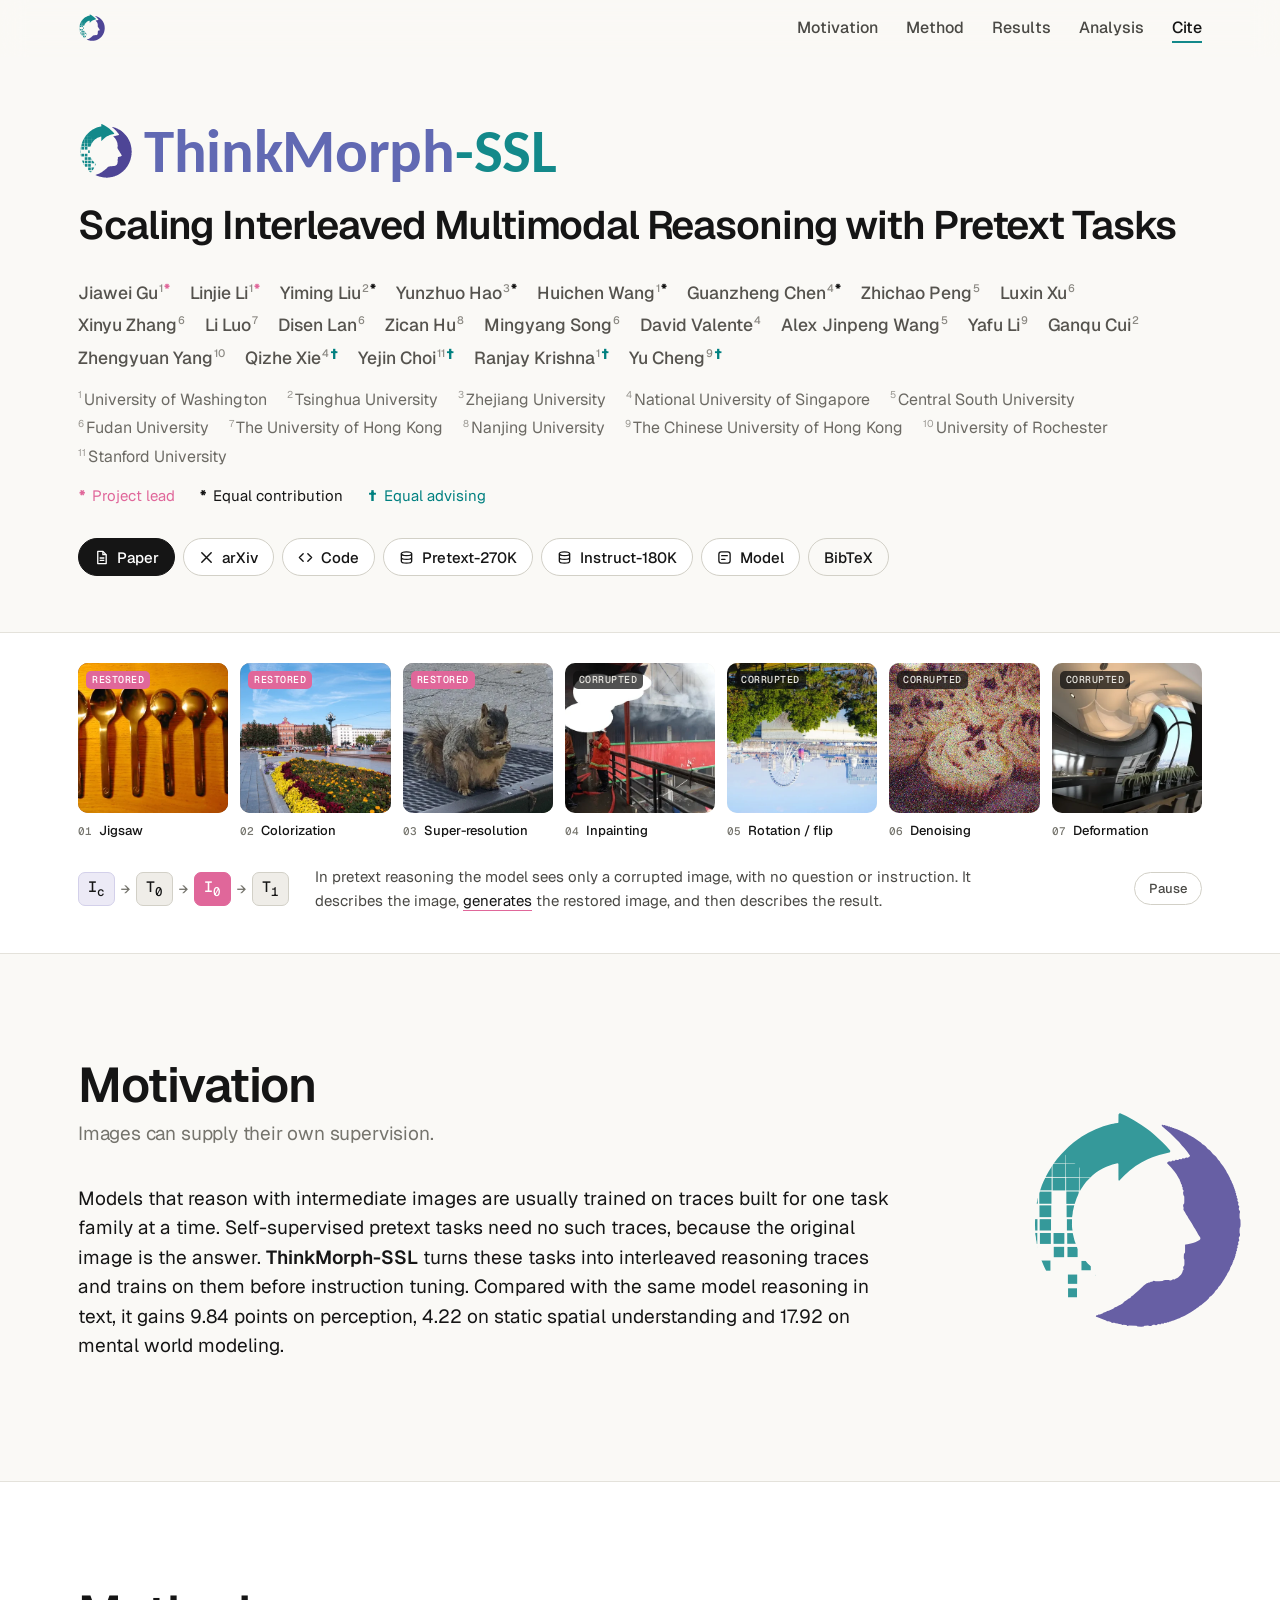
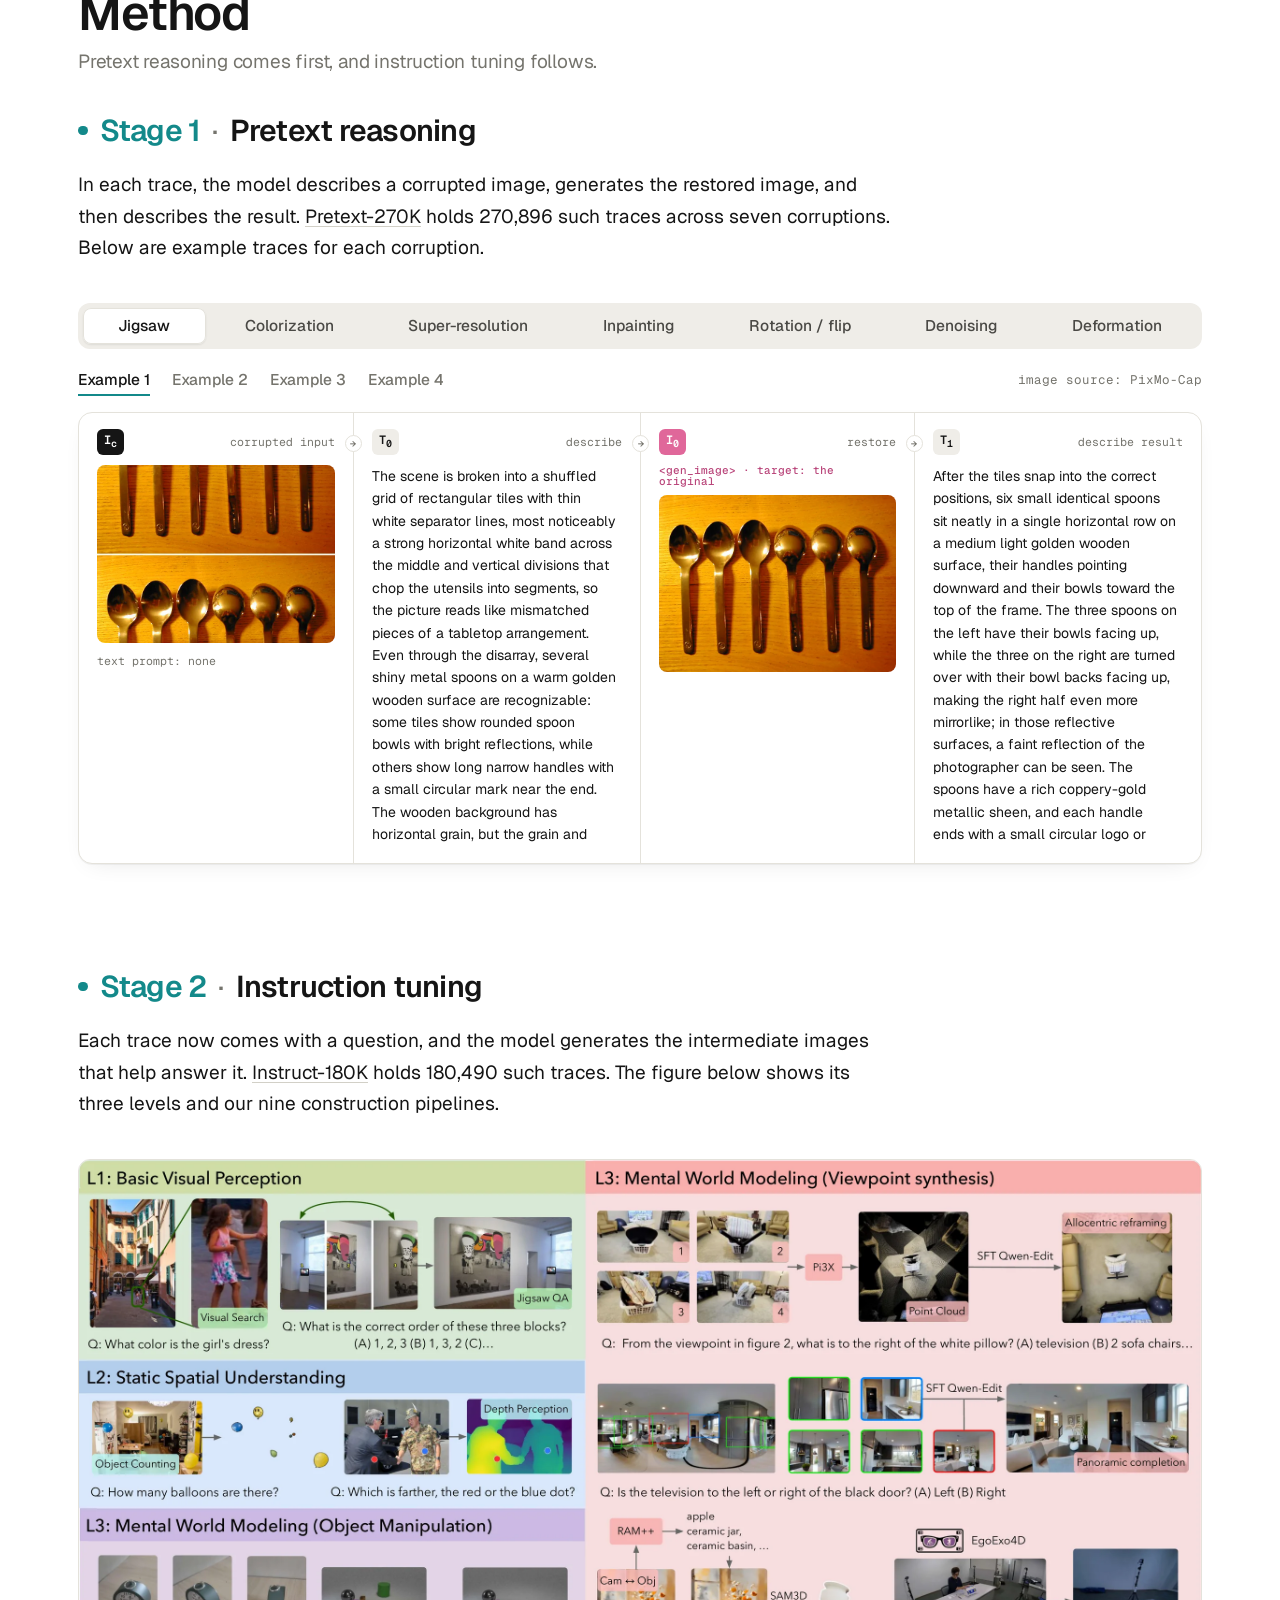
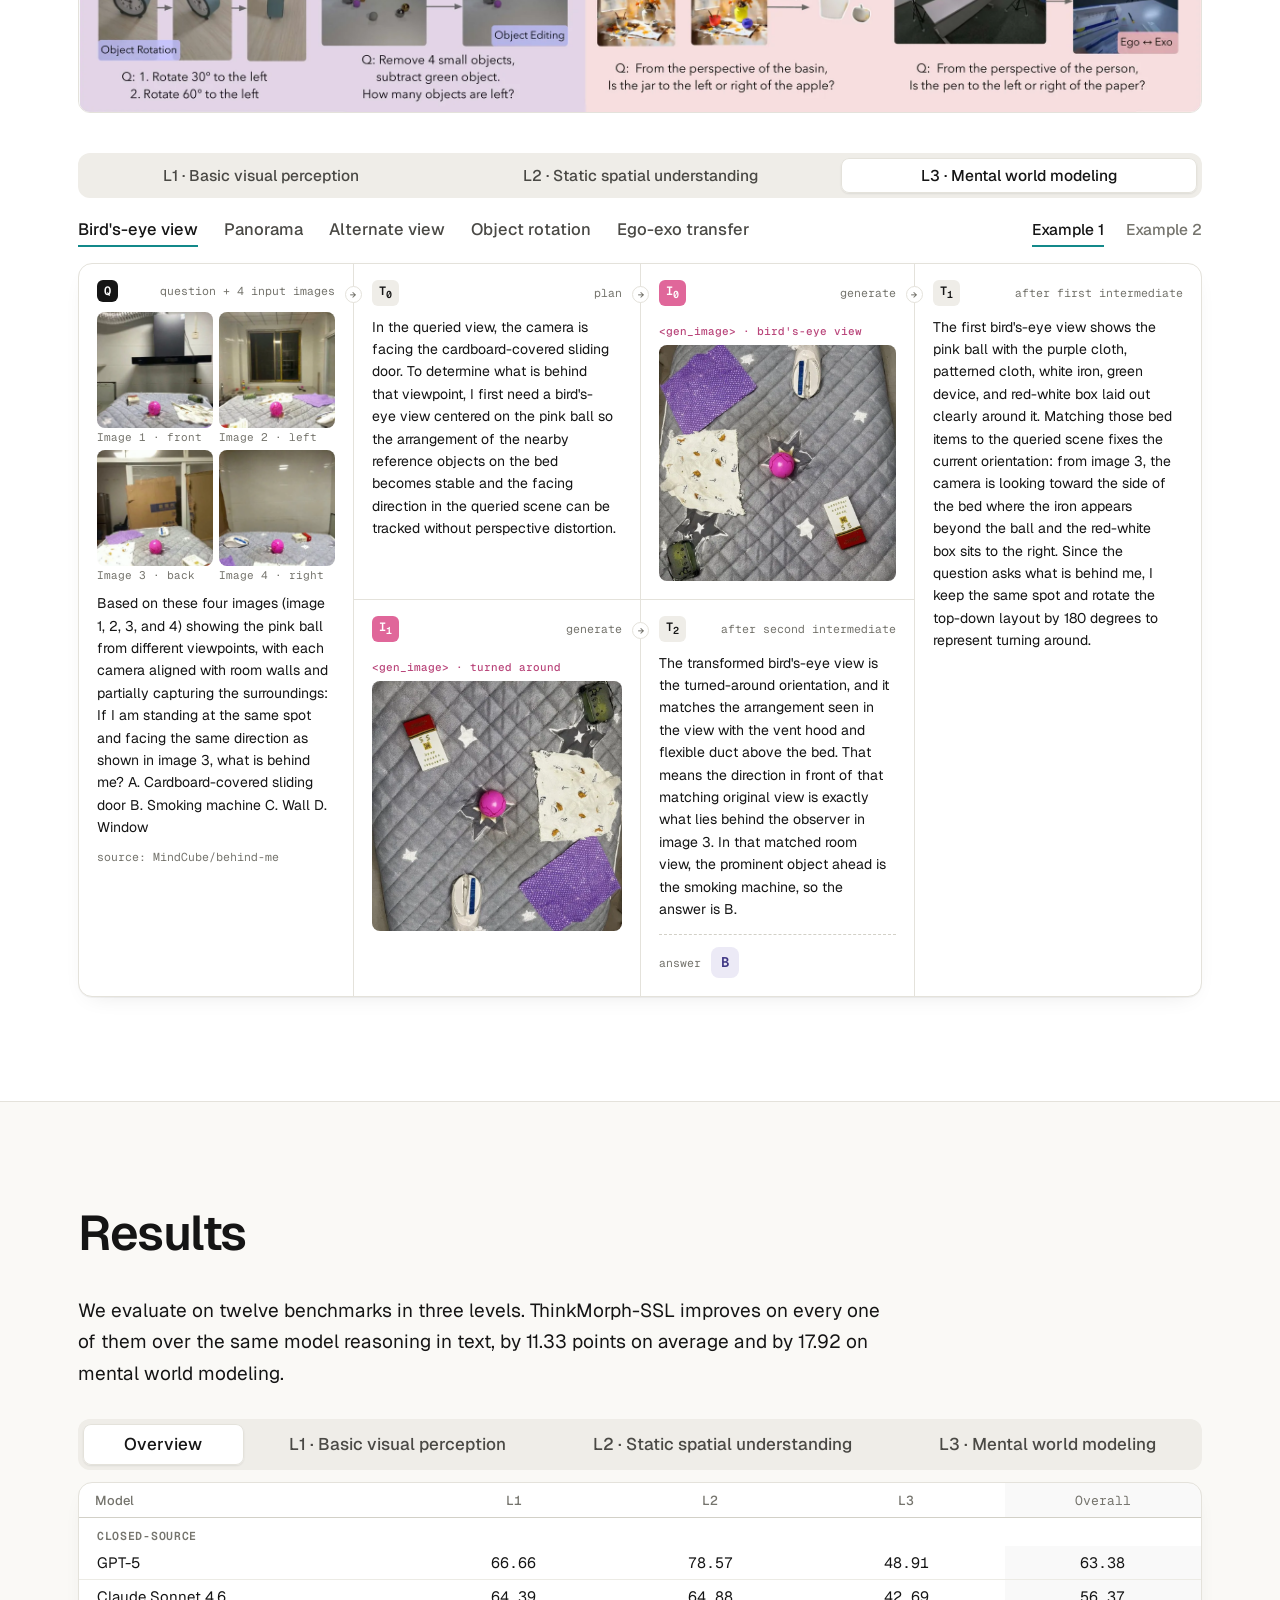
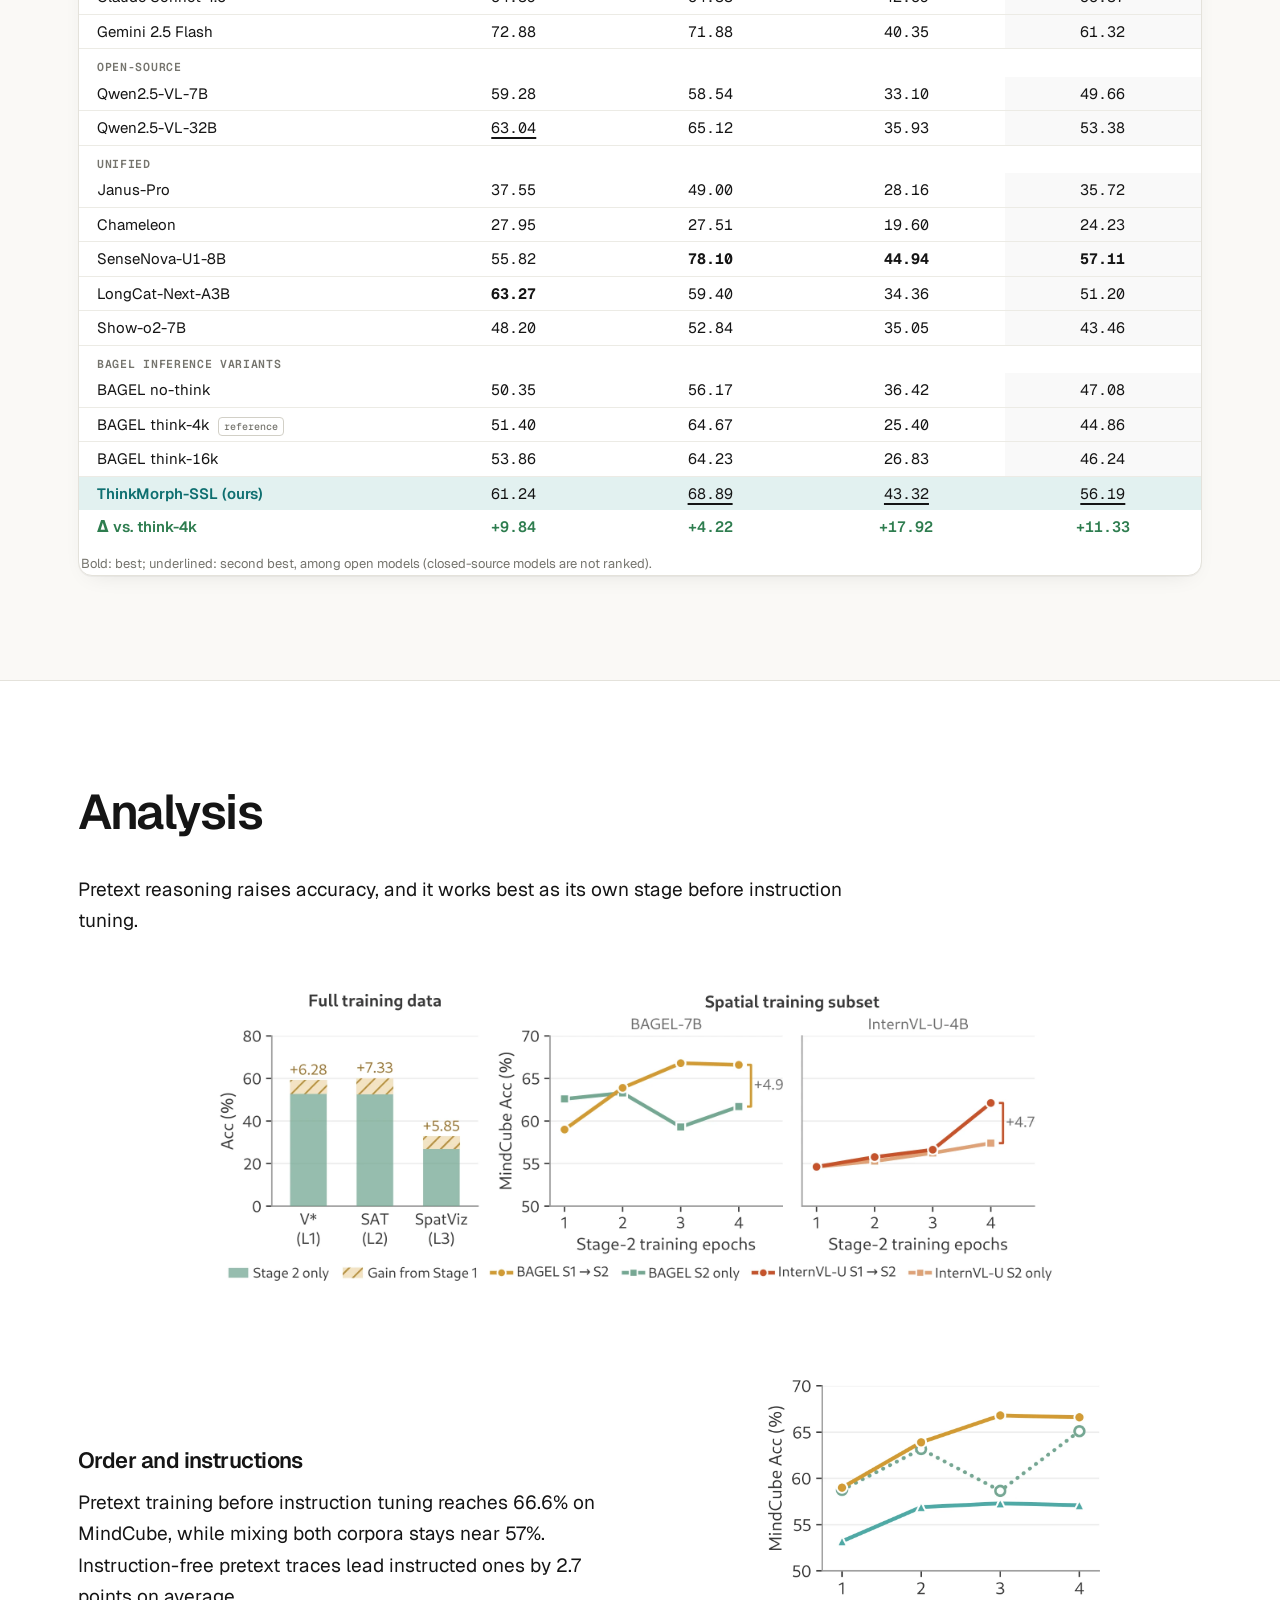
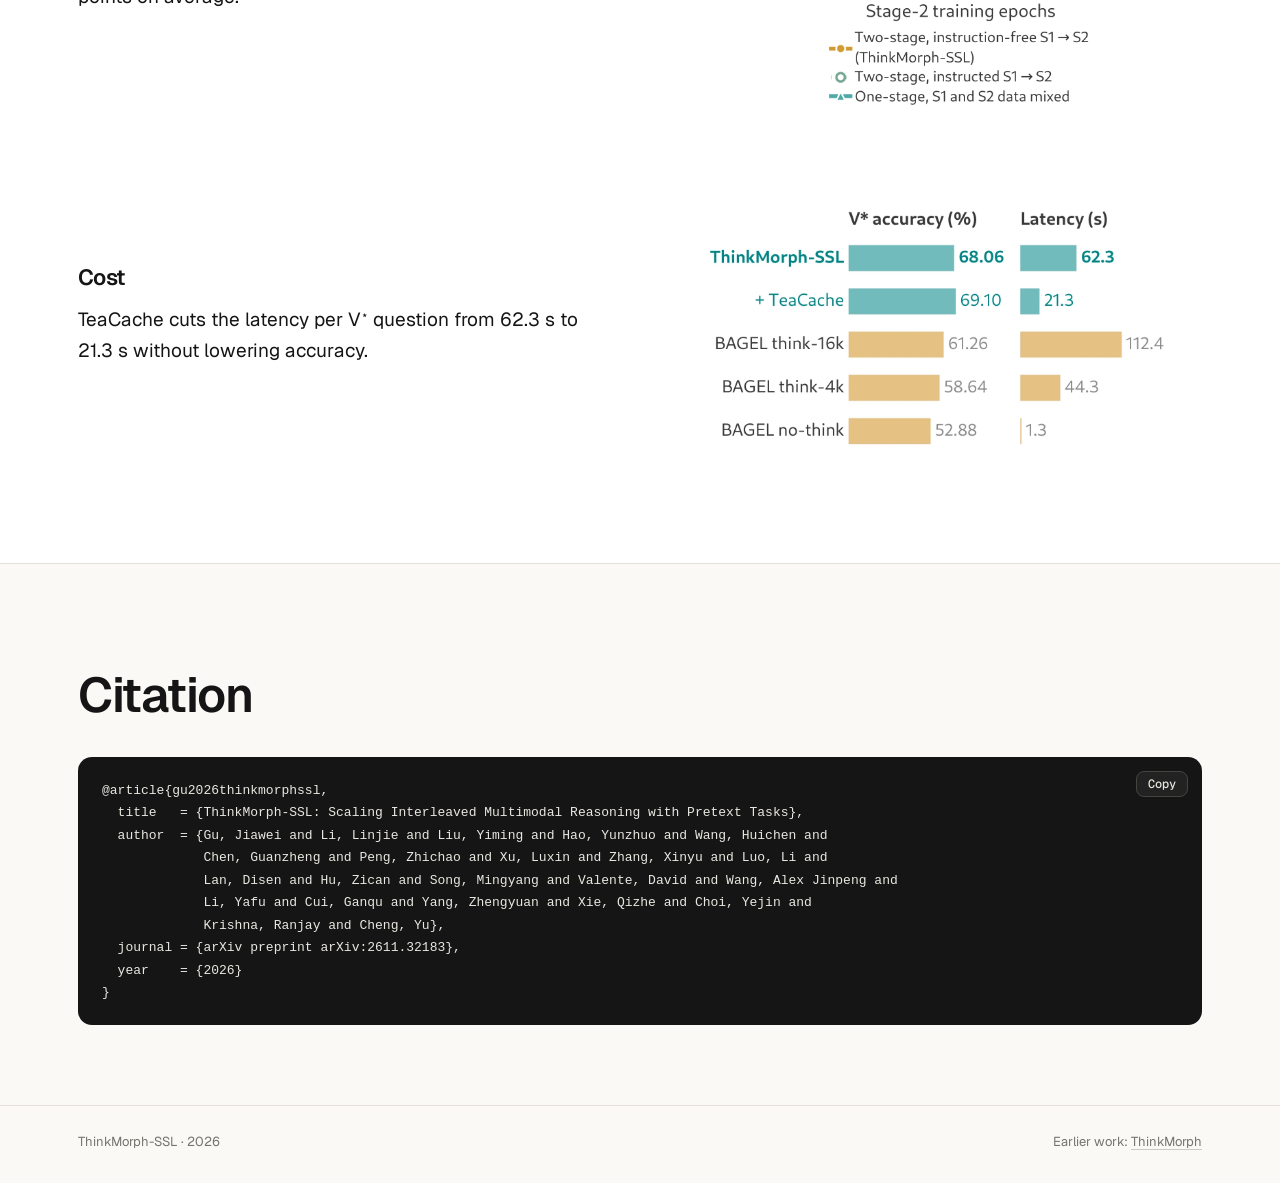
<file: ssl/index.html>
<!doctype html>
<html lang="en">
<head>
  <meta charset="utf-8">
  <meta name="viewport" content="width=device-width, initial-scale=1">
  <title>ThinkMorph-SSL: Scaling Interleaved Multimodal Reasoning with Pretext Tasks</title>
  <meta name="description" content="ThinkMorph-SSL turns classical self-supervised pretext tasks into interleaved Text–Image–Text traces, giving unified multimodal models practice in generating and reading intermediate images before instruction tuning.">
  <meta property="og:title" content="ThinkMorph-SSL: Scaling Interleaved Multimodal Reasoning with Pretext Tasks">
  <meta property="og:description" content="Stage 1 restores corrupted images inside a reasoning trace. Stage 2 teaches which image a question needs.">
  <meta property="og:url" content="https://thinkmorph.github.io/ssl/">
  <meta property="og:image" content="https://thinkmorph.github.io/ssl/static/img/fig/stage1.webp">
  <meta name="twitter:card" content="summary_large_image">
  <meta name="theme-color" content="#faf9f6">
  <link rel="icon" href="static/img/favicon.svg?v=2r17" type="image/svg+xml">
  <link rel="preconnect" href="https://fonts.googleapis.com">
  <link rel="preconnect" href="https://fonts.gstatic.com" crossorigin>
  <link href="https://fonts.googleapis.com/css2?family=Geist:wght@300..700&family=Geist+Mono:wght@400;500;600&family=Carlito:wght@700&display=swap" rel="stylesheet">
  <link rel="stylesheet" href="static/css/style.css?v=2r17">
</head>
<body>

<!-- ───────────────────────── top bar ───────────────────────── -->
<nav class="topbar" aria-label="Sections">
  <div class="wrap topbar-inner">
    <a class="brand" href="#top" aria-label="ThinkMorph-SSL, back to top">
      <img class="brand-mark" src="static/img/logo-mark.svg?v=2r17" alt="" width="28" height="28">
    </a>
    <ul class="toc">
      <li><a href="#idea">Motivation</a></li>
      <li><a href="#method">Method</a></li>
      <li><a href="#results">Results</a></li>
      <li><a href="#analysis">Analysis</a></li>
      <li><a href="#cite">Cite</a></li>
    </ul>
  </div>
</nav>

<!-- ───────────────────────── hero ───────────────────────── -->
<header class="hero" id="top">
  <div class="wrap">
    <h1 class="title"><img class="title-mark" src="static/img/logo-mark.svg?v=2r17" alt="" aria-hidden="true"><span class="title-word">ThinkMorph<span class="title-tail">-SSL</span></span></h1>
    <p class="subtitle">Scaling Interleaved Multimodal Reasoning with Pretext Tasks</p>

    <ul class="authors">
      <li class="au-lead"><a href="https://kuvvius.github.io/" target="_blank" rel="noopener">Jiawei Gu</a><sup>1</sup><span class="mk mk-lead">*</span></li>
      <li class="au-lead"><a href="https://scholar.google.com/citations?user=WR875gYAAAAJ&hl=en" target="_blank" rel="noopener">Linjie Li</a><sup>1</sup><span class="mk mk-lead">*</span></li>
      <li class="au-eq"><a href="https://leo1oel.github.io/" target="_blank" rel="noopener">Yiming Liu</a><sup>2</sup><span class="mk mk-eq">*</span></li>
      <li class="au-eq"><a href="https://scholar.google.com/citations?user=0SPl0hcAAAAJ&hl=zh-CN" target="_blank" rel="noopener">Yunzhuo Hao</a><sup>3</sup><span class="mk mk-eq">*</span></li>
      <li class="au-eq"><a href="https://homes.cs.washington.edu/~wwill/" target="_blank" rel="noopener">Huichen Wang</a><sup>1</sup><span class="mk mk-eq">*</span></li>
      <li class="au-eq"><a href="https://guanzhchen.github.io/" target="_blank" rel="noopener">Guanzheng Chen</a><sup>4</sup><span class="mk mk-eq">*</span></li>
      <li>Zhichao Peng<sup>5</sup></li>
      <li>Luxin Xu<sup>6</sup></li>
      <li>Xinyu Zhang<sup>6</sup></li>
      <li>Li Luo<sup>7</sup></li>
      <li><a href="https://landisen.github.io/" target="_blank" rel="noopener">Disen Lan</a><sup>6</sup></li>
      <li><a href="https://huzican.github.io/" target="_blank" rel="noopener">Zican Hu</a><sup>8</sup></li>
      <li><a href="https://mysong23.github.io/" target="_blank" rel="noopener">Mingyang Song</a><sup>6</sup></li>
      <li>David Valente<sup>4</sup></li>
      <li><a href="https://fingerrec.github.io/" target="_blank" rel="noopener">Alex Jinpeng Wang</a><sup>5</sup></li>
      <li><a href="https://yafuly.github.io/" target="_blank" rel="noopener">Yafu Li</a><sup>9</sup></li>
      <li><a href="https://cgq15.github.io/" target="_blank" rel="noopener">Ganqu Cui</a><sup>2</sup></li>
      <li><a href="https://zyang-ur.github.io/" target="_blank" rel="noopener">Zhengyuan Yang</a><sup>10</sup></li>
      <li class="au-adv"><a href="https://www.comp.nus.edu.sg/cs/people/mshieh" target="_blank" rel="noopener">Qizhe Xie</a><sup>4</sup><span class="mk mk-adv">†</span></li>
      <li class="au-adv"><a href="https://scholar.google.com/citations?user=vhP-tlcAAAAJ&hl=en" target="_blank" rel="noopener">Yejin Choi</a><sup>11</sup><span class="mk mk-adv">†</span></li>
      <li class="au-adv"><a href="https://scholar.google.com/citations?user=IcqahyAAAAAJ&hl=en" target="_blank" rel="noopener">Ranjay Krishna</a><sup>1</sup><span class="mk mk-adv">†</span></li>
      <li class="au-adv"><a href="https://ych133.github.io/" target="_blank" rel="noopener">Yu Cheng</a><sup>9</sup><span class="mk mk-adv">†</span></li>
    </ul>
    <ul class="affils">
      <li><sup>1</sup>University of Washington</li>
      <li><sup>2</sup>Tsinghua University</li>
      <li><sup>3</sup>Zhejiang University</li>
      <li><sup>4</sup>National University of Singapore</li>
      <li><sup>5</sup>Central South University</li>
      <li><sup>6</sup>Fudan University</li>
      <li><sup>7</sup>The University of Hong Kong</li>
      <li><sup>8</sup>Nanjing University</li>
      <li><sup>9</sup>The Chinese University of Hong Kong</li>
      <li><sup>10</sup>University of Rochester</li>
      <li><sup>11</sup>Stanford University</li>
    </ul>
    <p class="marks-legend">
      <span class="lg-lead"><span class="mk mk-lead">*</span> Project lead</span>
      <span class="lg-eq"><span class="mk mk-eq">*</span> Equal contribution</span>
      <span class="lg-adv"><span class="mk mk-adv">†</span> Equal advising</span>
    </p>

    <!-- Fill in each href when the resource is public. Buttons with an empty href render as "soon". -->
    <ul class="links">
      <li><a class="btn btn-solid" href="https://arxiv.org/pdf/2611.32183" data-link="paper">
        <svg viewBox="0 0 16 16" aria-hidden="true"><path d="M4 1.5h5.5L13 5v9.5H4z" fill="none" stroke="currentColor" stroke-width="1.4" stroke-linejoin="round"/><path d="M9.5 1.5V5H13M6 8.5h5M6 11h5" fill="none" stroke="currentColor" stroke-width="1.4"/></svg>
        Paper</a></li>
      <li><a class="btn" href="https://arxiv.org/abs/2611.32183" data-link="arxiv">
        <svg viewBox="0 0 16 16" aria-hidden="true"><path d="M3 3l10 10M13 3L3 13" stroke="currentColor" stroke-width="1.6" stroke-linecap="round"/></svg>
        arXiv</a></li>
      <li><a class="btn" href="https://github.com/ThinkMorph/ThinkMorph-SSL" data-link="code">
        <svg viewBox="0 0 16 16" aria-hidden="true"><path d="M5.5 4L1.5 8l4 4M10.5 4l4 4-4 4" fill="none" stroke="currentColor" stroke-width="1.5" stroke-linecap="round" stroke-linejoin="round"/></svg>
        Code</a></li>
      <li><a class="btn" href="https://huggingface.co/datasets/ThinkMorph/Pretext-270K" data-link="pretext">
        <svg viewBox="0 0 16 16" aria-hidden="true"><ellipse cx="8" cy="4" rx="5.5" ry="2" fill="none" stroke="currentColor" stroke-width="1.4"/><path d="M2.5 4v8c0 1.1 2.5 2 5.5 2s5.5-.9 5.5-2V4M2.5 8c0 1.1 2.5 2 5.5 2s5.5-.9 5.5-2" fill="none" stroke="currentColor" stroke-width="1.4"/></svg>
        Pretext-270K</a></li>
      <li><a class="btn" href="https://huggingface.co/datasets/ThinkMorph/Instruct-180K" data-link="instruct">
        <svg viewBox="0 0 16 16" aria-hidden="true"><ellipse cx="8" cy="4" rx="5.5" ry="2" fill="none" stroke="currentColor" stroke-width="1.4"/><path d="M2.5 4v8c0 1.1 2.5 2 5.5 2s5.5-.9 5.5-2V4M2.5 8c0 1.1 2.5 2 5.5 2s5.5-.9 5.5-2" fill="none" stroke="currentColor" stroke-width="1.4"/></svg>
        Instruct-180K</a></li>
      <li><a class="btn" href="https://huggingface.co/ThinkMorph/ThinkMorph-SSL-Instruct" data-link="model">
        <svg viewBox="0 0 16 16" aria-hidden="true"><rect x="2" y="2" width="12" height="12" rx="2.5" fill="none" stroke="currentColor" stroke-width="1.4"/><path d="M5 6h6M5 10h3.5" stroke="currentColor" stroke-width="1.4" stroke-linecap="round"/></svg>
        Model</a></li>
      <li><a class="btn btn-ghost" href="#cite">BibTeX</a></li>
    </ul>
  </div>

  <!-- the seven pretext transformations: each tile restores itself -->
  <section class="strip-wrap" aria-label="The seven pretext transformations">
    <div class="wrap">
      <ol class="strip" id="strip"></ol>
      <div class="strip-caption">
        <p class="trace-formula" aria-label="corrupted image, then thought zero, then generated image, then thought one">
          <span class="tok tok-img">I<sub>c</sub></span><span class="arr">→</span><span class="tok">T<sub>0</sub></span><span class="arr">→</span><span class="tok tok-gen">I<sub>0</sub></span><span class="arr">→</span><span class="tok">T<sub>1</sub></span>
        </p>
        <p>In pretext reasoning the model sees only a corrupted image, with no question or instruction. It describes the image, <em>generates</em> the restored image, and then describes the result.</p>
        <button class="strip-toggle" id="strip-toggle" type="button" aria-pressed="false">Pause</button>
      </div>
    </div>
  </section>
</header>

<main>

<!-- ───────────────────────── 1. motivation ───────────────────────── -->
<section class="sec" id="idea">
  <div class="wrap">
    <div class="sec-head">
      <h2>Motivation</h2>
      <p class="sec-tag">Images can supply their own supervision.</p>
    </div>

    <div class="idea">
      <div class="prose">
        <p class="lede">Models that reason with intermediate images are usually trained on traces built for one task family at a time. Self-supervised pretext tasks need no such traces, because the original image is the answer. <strong>ThinkMorph-SSL</strong> turns these tasks into interleaved reasoning traces and trains on them before instruction tuning. Compared with the same model reasoning in text, it gains 9.84 points on perception, 4.22 on static spatial understanding and 17.92 on mental world modeling.</p>
      </div>
      <div class="idea-art"><svg class="ma-svg" viewBox="-49 -2 151 147" xmlns="http://www.w3.org/2000/svg" aria-hidden="true" focusable="false"><defs><mask id="ma-m" maskUnits="userSpaceOnUse" x="-10" y="-10" width="120" height="120"><rect x="-10" y="-10" width="120" height="120" fill="#000"/><path d="M49.80 48.90 L-17.08 -11.32 L-13.42 -15.15 L-9.54 -18.77 L-5.45 -22.14 L-1.18 -25.27 L3.28 -28.14 L7.89 -30.75 L12.66 -33.08 L17.55 -35.12 L22.55 -36.88 L27.65 -38.33 L32.82 -39.48 L38.05 -40.33 L43.33 -40.87 L48.62 -41.09 L53.92 -41.01 L59.21 -40.61 L64.46 -39.90 L69.66 -38.88 L74.80 -37.56 L79.84 -35.94 L84.78 -34.02 L89.61 -31.82 L94.29 -29.34 L98.82 -26.58 L103.18 -23.56 L107.35 -20.30 L111.32 -16.79 L115.08 -13.05 L118.62 -9.10 L121.91 -4.95 L124.96 -0.61 L127.74 3.90 L130.26 8.57 L132.49 13.37 L134.44 18.30 L136.09 23.34 L137.45 28.46 L138.50 33.66 L139.24 38.91 L139.68 44.19 L139.80 49.49 L139.61 54.79 L139.11 60.06 L138.29 65.30 L137.17 70.48 L135.75 75.59 L134.03 80.60 L132.02 85.51 L129.72 90.28 L127.15 94.92 L124.30 99.39 L121.20 103.69 L117.85 107.80 L114.27 111.70 L110.46 115.39 L106.44 118.84 L102.22 122.06 L97.83 125.02 L93.26 127.71 L88.55 130.13 L83.70 132.27 L78.73 134.12 L73.66 135.68 L68.51 136.93 L63.30 137.88 L58.04 138.52 L52.74 138.85 L47.44 138.87 L42.15 138.57 L36.89 137.97 L31.66 137.05 L26.51 135.83Z" fill="#fff"/><rect x="12.06" y="12.06" width="5.88" height="5.88" fill="#fff"/><rect x="6.12" y="18.12" width="5.77" height="5.77" fill="#fff"/><rect x="12.08" y="18.08" width="5.84" height="5.84" fill="#fff"/><rect x="18.06" y="18.06" width="5.88" height="5.88" fill="#fff"/><rect x="0.20" y="24.20" width="5.60" height="5.60" fill="#fff"/><rect x="6.17" y="24.17" width="5.66" height="5.66" fill="#fff"/><rect x="12.14" y="24.14" width="5.73" height="5.73" fill="#fff"/><rect x="18.09" y="24.09" width="5.81" height="5.81" fill="#fff"/><rect x="24.06" y="24.06" width="5.88" height="5.88" fill="#fff"/><rect x="0.26" y="30.26" width="5.47" height="5.47" fill="#fff"/><rect x="6.24" y="30.24" width="5.52" height="5.52" fill="#fff"/><rect x="12.21" y="30.21" width="5.59" height="5.59" fill="#fff"/><rect x="18.16" y="30.16" width="5.67" height="5.67" fill="#fff"/><rect x="24.11" y="30.11" width="5.78" height="5.78" fill="#fff"/><rect x="30.06" y="30.06" width="5.88" height="5.88" fill="#fff"/><rect x="0.33" y="36.33" width="5.33" height="5.33" fill="#fff"/><rect x="6.32" y="36.32" width="5.37" height="5.37" fill="#fff"/><rect x="18.26" y="36.26" width="5.48" height="5.48" fill="#fff"/><rect x="24.22" y="36.22" width="5.57" height="5.57" fill="#fff"/><rect x="6.40" y="42.40" width="5.20" height="5.20" fill="#fff"/><rect x="18.38" y="42.38" width="5.24" height="5.24" fill="#fff"/><rect x="24.36" y="42.36" width="5.29" height="5.29" fill="#fff"/><rect x="0.49" y="48.49" width="5.02" height="5.02" fill="#fff"/><rect x="6.49" y="48.49" width="5.01" height="5.01" fill="#fff"/><rect x="18.51" y="48.51" width="4.99" height="4.99" fill="#fff"/><rect x="24.52" y="48.52" width="4.96" height="4.96" fill="#fff"/><rect x="0.57" y="54.57" width="4.86" height="4.86" fill="#fff"/><rect x="6.59" y="54.59" width="4.83" height="4.83" fill="#fff"/><rect x="12.61" y="54.61" width="4.78" height="4.78" fill="#fff"/><rect x="18.64" y="54.64" width="4.72" height="4.72" fill="#fff"/><rect x="24.68" y="54.68" width="4.64" height="4.64" fill="#fff"/><rect x="0.65" y="60.65" width="4.70" height="4.70" fill="#fff"/><rect x="12.71" y="60.71" width="4.58" height="4.58" fill="#fff"/><rect x="18.76" y="60.76" width="4.48" height="4.48" fill="#fff"/><rect x="0.73" y="66.73" width="4.55" height="4.55" fill="#fff"/><rect x="6.76" y="66.76" width="4.48" height="4.48" fill="#fff"/><rect x="24.94" y="66.94" width="4.11" height="4.11" fill="#fff"/><rect x="18.95" y="72.95" width="4.10" height="4.10" fill="#fff"/><rect x="31.11" y="73.11" width="3.78" height="3.78" fill="#fff"/><rect x="6.90" y="78.90" width="4.19" height="4.19" fill="#fff"/><rect x="19.02" y="79.02" width="3.95" height="3.95" fill="#fff"/><rect x="31.11" y="79.11" width="3.78" height="3.78" fill="#fff"/></mask></defs><rect class="px" x="-34.03" y="13.97" width="2.06" height="2.06" rx="0.5" fill="#86c8c3" style="--o:0.44;--d:2.33s"/><rect class="px" x="-22.28" y="13.72" width="2.55" height="2.55" rx="0.5" fill="#67b7b3" style="--o:0.53;--d:1.84s"/><rect class="px" x="-39.98" y="26.02" width="1.97" height="1.97" rx="0.5" fill="#8bcbc5" style="--o:0.43;--d:2.22s"/><rect class="px" x="-10.63" y="25.37" width="3.26" height="3.26" rx="0.5" fill="#3b9f9e" style="--o:0.72;--d:0.93s"/><rect class="px" x="1.12" y="25.12" width="3.76" height="3.76" rx="0.5" fill="#1c8e8e" style="--o:0.92;--d:0.19s"/><rect class="px" x="-28.28" y="31.72" width="2.55" height="2.55" rx="0.5" fill="#67b7b3" style="--o:0.53;--d:1.72s"/><rect class="px" x="-22.41" y="31.59" width="2.82" height="2.82" rx="0.5" fill="#56aeab" style="--o:0.59;--d:1.35s"/><rect class="px" x="-16.54" y="31.46" width="3.08" height="3.08" rx="0.5" fill="#46a5a3" style="--o:0.66;--d:1.01s"/><rect class="px" x="-28.30" y="37.70" width="2.60" height="2.60" rx="0.5" fill="#64b6b2" style="--o:0.54;--d:1.48s"/><rect class="px" x="-16.57" y="37.43" width="3.13" height="3.13" rx="0.5" fill="#43a3a2" style="--o:0.67;--d:1.06s"/><rect class="px" x="-10.70" y="37.30" width="3.40" height="3.40" rx="0.5" fill="#329a99" style="--o:0.77;--d:0.72s"/><rect class="px" x="-10.72" y="43.28" width="3.43" height="3.43" rx="0.5" fill="#309998" style="--o:0.78;--d:0.54s"/><rect class="px" x="-22.45" y="49.55" width="2.90" height="2.90" rx="0.5" fill="#52aba9" style="--o:0.61;--d:1.12s"/><rect class="px" x="-16.58" y="49.42" width="3.16" height="3.16" rx="0.5" fill="#41a2a1" style="--o:0.69;--d:0.97s"/><rect class="px" x="-10.72" y="49.28" width="3.43" height="3.43" rx="0.5" fill="#309998" style="--o:0.78;--d:0.58s"/><rect class="px" x="-4.85" y="49.15" width="3.70" height="3.70" rx="0.5" fill="#1f9090" style="--o:0.9;--d:0.42s"/><rect class="px" x="-34.17" y="55.83" width="2.34" height="2.34" rx="0.5" fill="#74beba" style="--o:0.49;--d:1.96s"/><rect class="px" x="-16.57" y="55.43" width="3.14" height="3.14" rx="0.5" fill="#42a3a1" style="--o:0.68;--d:1.19s"/><rect class="px" x="-10.71" y="55.29" width="3.41" height="3.41" rx="0.5" fill="#319a99" style="--o:0.77;--d:0.73s"/><rect class="px" x="-4.84" y="55.16" width="3.68" height="3.68" rx="0.5" fill="#219191" style="--o:0.89;--d:0.56s"/><rect class="px" x="-10.68" y="61.32" width="3.36" height="3.36" rx="0.5" fill="#359b9b" style="--o:0.75;--d:0.82s"/><rect class="px" x="-10.64" y="67.36" width="3.29" height="3.29" rx="0.5" fill="#399e9d" style="--o:0.73;--d:0.69s"/><rect class="px" x="-4.77" y="67.23" width="3.54" height="3.54" rx="0.5" fill="#299595" style="--o:0.82;--d:0.64s"/><rect class="px" x="1.10" y="67.10" width="3.79" height="3.79" rx="0.5" fill="#1a8d8d" style="--o:0.94;--d:0.18s"/><rect class="px" x="-22.34" y="73.66" width="2.69" height="2.69" rx="0.5" fill="#5eb3af" style="--o:0.56;--d:1.52s"/><rect class="px" x="-34.04" y="79.96" width="2.09" height="2.09" rx="0.5" fill="#84c7c2" style="--o:0.45;--d:2.03s"/><rect class="px" x="-22.29" y="79.71" width="2.58" height="2.58" rx="0.5" fill="#65b6b2" style="--o:0.53;--d:1.71s"/><rect class="px" x="-10.53" y="79.47" width="3.07" height="3.07" rx="0.5" fill="#47a5a4" style="--o:0.65;--d:1.2s"/><rect class="px" x="-4.65" y="79.35" width="3.30" height="3.30" rx="0.5" fill="#389d9c" style="--o:0.73;--d:0.71s"/><rect class="px" x="1.24" y="79.24" width="3.53" height="3.53" rx="0.5" fill="#2a9695" style="--o:0.82;--d:0.42s"/><rect class="px" x="7.13" y="79.13" width="3.75" height="3.75" rx="0.5" fill="#1d8e8f" style="--o:0.92;--d:0.25s"/><rect class="px" x="-33.99" y="86.01" width="1.98" height="1.98" rx="0.5" fill="#8acbc5" style="--o:0.43;--d:2.3s"/><rect class="px" x="-22.23" y="85.77" width="2.46" height="2.46" rx="0.5" fill="#6cbab6" style="--o:0.51;--d:1.69s"/><rect class="px" x="13.12" y="85.12" width="3.76" height="3.76" rx="0.5" fill="#1c8e8e" style="--o:0.93;--d:0.43s"/><rect class="px" x="-16.28" y="91.72" width="2.56" height="2.56" rx="0.5" fill="#67b7b3" style="--o:0.53;--d:1.75s"/><rect class="px" x="7.31" y="91.31" width="3.38" height="3.38" rx="0.5" fill="#339b9a" style="--o:0.76;--d:0.89s"/><rect class="px" x="25.08" y="91.08" width="3.85" height="3.85" rx="0.5" fill="#168b8c" style="--o:0.97;--d:0.33s"/><rect class="px" x="-45.80" y="98.20" width="1.60" height="1.60" rx="0.5" fill="#9fd6cf" style="--o:0.36;--d:3.22s"/><rect class="px" x="-22.09" y="97.91" width="2.18" height="2.18" rx="0.5" fill="#7ec4bf" style="--o:0.46;--d:1.96s"/><rect class="px" x="13.33" y="97.33" width="3.34" height="3.34" rx="0.5" fill="#369c9b" style="--o:0.74;--d:0.96s"/><rect class="px" x="19.26" y="97.26" width="3.48" height="3.48" rx="0.5" fill="#2d9797" style="--o:0.8;--d:0.54s"/><rect class="px" x="25.20" y="97.20" width="3.61" height="3.61" rx="0.5" fill="#259393" style="--o:0.85;--d:0.43s"/><rect class="px" x="43.09" y="97.09" width="3.82" height="3.82" rx="0.5" fill="#188c8d" style="--o:0.96;--d:0.39s"/><rect class="px" x="-27.90" y="104.10" width="1.80" height="1.80" rx="0.5" fill="#96d1ca" style="--o:0.41;--d:2.67s"/><rect class="px" x="13.44" y="103.44" width="3.11" height="3.11" rx="0.5" fill="#44a4a2" style="--o:0.67;--d:1.06s"/><rect class="px" x="19.38" y="103.38" width="3.24" height="3.24" rx="0.5" fill="#3c9f9e" style="--o:0.71;--d:1.06s"/><rect class="px" x="31.28" y="103.28" width="3.45" height="3.45" rx="0.5" fill="#2f9898" style="--o:0.79;--d:0.67s"/><rect class="px" x="37.24" y="103.24" width="3.51" height="3.51" rx="0.5" fill="#2b9696" style="--o:0.81;--d:0.58s"/><rect class="px" x="-27.82" y="110.18" width="1.64" height="1.64" rx="0.5" fill="#9fd6cf" style="--o:0.39;--d:2.77s"/><rect class="px" x="-21.92" y="110.08" width="1.84" height="1.84" rx="0.5" fill="#93cfc9" style="--o:0.41;--d:2.46s"/><rect class="px" x="-10.12" y="109.88" width="2.23" height="2.23" rx="0.5" fill="#7bc2bd" style="--o:0.47;--d:2.04s"/><rect class="px" x="19.50" y="109.50" width="3.00" height="3.00" rx="0.5" fill="#4ba8a6" style="--o:0.64;--d:1.07s"/><rect class="px" x="-15.93" y="116.07" width="1.85" height="1.85" rx="0.5" fill="#92cfc9" style="--o:0.41;--d:2.57s"/><rect class="px" x="1.82" y="115.82" width="2.36" height="2.36" rx="0.5" fill="#73beb9" style="--o:0.49;--d:1.85s"/><rect class="px" x="13.68" y="115.68" width="2.64" height="2.64" rx="0.5" fill="#61b4b1" style="--o:0.55;--d:1.47s"/><rect class="px" x="37.51" y="115.51" width="2.98" height="2.98" rx="0.5" fill="#4ca8a6" style="--o:0.63;--d:1.2s"/><rect class="px" x="-21.80" y="122.20" width="1.60" height="1.60" rx="0.5" fill="#9fd6cf" style="--o:0.37;--d:2.72s"/><rect class="px" x="31.67" y="121.67" width="2.66" height="2.66" rx="0.5" fill="#60b3b0" style="--o:0.55;--d:1.62s"/><rect class="px" x="43.63" y="121.63" width="2.74" height="2.74" rx="0.5" fill="#5bb1ae" style="--o:0.57;--d:1.45s"/><rect class="px" x="14.05" y="134.05" width="1.90" height="1.90" rx="0.5" fill="#8fcdc7" style="--o:0.42;--d:2.43s"/><rect class="px" x="37.91" y="133.91" width="2.18" height="2.18" rx="0.5" fill="#7ec4bf" style="--o:0.46;--d:1.98s"/><rect class="px" x="49.90" y="133.90" width="2.21" height="2.21" rx="0.5" fill="#7cc3be" style="--o:0.46;--d:1.97s"/><rect class="px" x="-3.80" y="140.20" width="1.60" height="1.60" rx="0.5" fill="#9fd6cf" style="--o:0.36;--d:3.21s"/><path fill="#13898A" d="M23.06 86.97 L22.76 86.95 L21.61 86.13 L20.27 85.08 L18.31 83.32 L17.11 82.12 L14.86 79.68 L13.55 78.02 L11.94 75.75 L9.71 72.03 L8.42 69.42 L7.17 66.38 L6.19 63.45 L6.06 62.80 L5.85 62.20 L5.75 61.50 L5.54 60.91 L5.42 60.11 L5.19 59.31 L5.10 58.37 L4.89 57.57 L4.80 56.42 L4.56 55.13 L4.41 50.60 L4.56 45.72 L4.79 44.37 L4.88 43.13 L5.11 42.33 L5.22 41.24 L5.43 40.54 L5.54 39.74 L6.19 37.30 L7.46 33.57 L8.12 31.97 L9.40 29.33 L10.37 27.54 L12.30 24.50 L14.15 21.96 L16.09 19.68 L19.24 16.53 L21.56 14.54 L23.08 13.40 L25.10 12.02 L27.99 10.31 L31.23 8.74 L34.61 7.46 L38.15 6.50 L38.99 6.40 L39.79 6.18 L40.89 6.08 L41.09 6.00 L41.21 5.83 L41.26 5.58 L41.29 2.24 L41.51 1.94 L41.83 1.77 L42.03 1.76 L44.72 2.99 L47.91 4.67 L51.43 6.87 L53.98 8.68 L55.33 9.71 L57.12 11.25 L60.71 14.58 L62.34 16.24 L63.99 18.08 L64.14 18.33 L64.13 18.63 L64.00 18.92 L63.70 19.11 L59.26 20.20 L56.27 21.18 L53.93 22.16 L51.39 23.45 L48.85 25.03 L46.27 26.99 L43.83 29.18 L41.58 31.48 L41.37 31.42 L41.27 31.08 L41.26 24.35 L41.24 24.10 L41.14 23.92 L40.84 23.85 L38.65 24.36 L35.96 25.34 L34.51 26.01 L32.72 27.03 L31.37 27.93 L29.88 29.13 L27.02 32.02 L25.96 33.42 L24.71 35.31 L23.71 37.21 L22.75 39.39 L21.79 42.28 L21.13 45.07 L21.05 46.07 L20.80 47.56 L20.74 51.10 L20.81 52.39 L21.06 53.83 L21.15 54.98 L21.81 57.67 L22.75 60.36 L23.71 62.40 L24.94 64.54 L25.88 65.89 L27.80 68.13 L29.58 69.73 L31.47 71.21 L31.60 71.41 L31.63 71.61 L30.96 73.56 L30.31 75.05 L29.34 77.14 L28.39 78.98 L27.14 81.18 L25.52 83.72 L23.82 86.06 L23.06 86.97Z" mask="url(#ma-m)"/><path fill="#4E4596" d="M51.34 95.97 L49.70 95.92 L49.20 95.58 L48.85 95.50 L45.97 95.45 L45.22 95.65 L45.04 95.57 L44.81 95.27 L44.57 95.17 L43.53 95.11 L42.93 95.26 L42.48 94.85 L41.53 94.75 L40.89 94.54 L39.99 94.42 L39.44 94.22 L38.94 94.18 L38.40 94.33 L37.95 93.88 L36.90 93.54 L36.20 93.58 L35.81 93.23 L34.61 92.82 L31.82 91.67 L31.32 91.60 L31.28 91.43 L31.52 90.95 L32.02 90.93 L32.42 90.56 L33.07 90.57 L34.41 89.98 L34.76 89.65 L35.31 89.62 L36.00 89.29 L36.30 89.03 L36.95 88.94 L38.89 88.00 L39.38 87.70 L39.64 87.42 L40.24 87.31 L41.24 86.76 L41.53 86.45 L41.98 86.34 L43.06 85.71 L43.38 85.47 L43.63 85.08 L43.92 84.82 L44.82 84.31 L45.82 83.54 L46.49 83.32 L46.91 82.67 L47.77 82.12 L48.22 81.62 L49.90 80.25 L50.50 79.61 L52.46 77.79 L53.78 76.83 L54.28 76.69 L54.63 76.45 L55.13 76.47 L55.54 76.10 L56.18 76.17 L56.57 75.76 L56.87 75.66 L57.67 75.86 L59.21 75.87 L60.71 75.81 L61.30 75.47 L62.00 75.38 L63.40 75.33 L64.14 75.52 L64.64 75.51 L65.39 75.06 L66.09 75.11 L66.43 74.78 L66.98 74.57 L67.58 74.20 L68.16 73.75 L68.95 72.91 L69.21 72.51 L69.34 72.11 L69.57 71.81 L69.60 71.26 L69.92 70.93 L70.01 70.72 L70.00 70.47 L69.84 70.02 L69.86 69.67 L69.97 69.37 L70.31 68.97 L70.39 68.28 L70.38 66.43 L70.11 65.74 L70.15 64.34 L70.23 63.79 L70.57 63.39 L70.68 63.05 L70.68 59.81 L70.92 59.67 L71.76 59.58 L73.26 59.24 L74.50 58.90 L75.40 58.57 L76.87 57.82 L77.32 57.42 L77.45 57.07 L77.42 56.72 L77.25 56.32 L76.49 55.23 L75.85 54.03 L75.49 53.54 L75.28 53.04 L74.60 52.09 L73.69 50.45 L72.04 47.91 L71.73 47.26 L71.16 46.46 L70.77 45.69 L69.95 44.37 L70.04 43.43 L69.84 42.83 L69.82 42.48 L69.92 41.98 L70.32 41.43 L70.34 39.99 L70.33 38.50 L69.95 37.85 L69.81 36.95 L69.82 36.60 L70.00 36.16 L70.03 35.91 L69.96 35.71 L69.57 35.26 L69.63 34.56 L69.24 33.96 L69.31 33.37 L68.90 32.87 L68.80 32.42 L68.33 31.36 L68.27 30.98 L67.95 30.58 L66.82 28.59 L65.91 27.34 L64.34 25.46 L62.83 23.95 L62.71 23.71 L62.79 23.51 L63.20 23.26 L63.55 22.88 L64.14 23.06 L64.49 23.06 L64.73 22.96 L65.09 22.58 L65.64 22.72 L66.04 22.72 L66.24 22.63 L66.48 22.31 L66.63 22.24 L67.23 22.40 L67.58 22.38 L67.83 22.29 L68.18 21.93 L68.87 22.07 L69.12 21.99 L69.57 21.62 L70.47 21.73 L70.92 21.34 L71.12 21.26 L71.91 21.40 L72.36 21.01 L72.81 20.77 L72.88 20.47 L71.49 18.53 L70.22 16.93 L69.27 15.94 L68.23 14.64 L64.24 10.66 L60.53 7.52 L60.39 7.22 L60.43 6.82 L60.51 6.73 L60.81 6.96 L61.01 7.03 L61.75 6.91 L62.20 7.28 L62.80 7.24 L63.25 7.59 L63.84 7.56 L64.29 7.90 L64.84 7.87 L65.24 8.25 L65.79 8.25 L66.14 8.53 L66.63 8.53 L67.03 8.82 L67.48 8.87 L67.83 9.16 L68.23 9.20 L68.58 9.46 L68.97 9.52 L69.27 9.74 L69.67 9.83 L70.01 10.11 L70.32 10.19 L70.62 10.39 L71.56 10.80 L72.41 11.36 L72.86 11.50 L73.31 11.75 L73.61 12.03 L74.45 12.43 L77.64 14.64 L78.39 15.40 L79.03 15.73 L79.75 16.33 L80.73 17.52 L81.42 17.98 L81.82 18.34 L82.98 19.67 L84.30 20.87 L84.79 21.46 L85.21 22.17 L86.04 23.01 L86.38 23.66 L87.53 25.15 L88.74 27.04 L89.14 27.94 L89.70 28.78 L90.34 29.95 L90.65 30.63 L90.71 30.98 L90.99 31.32 L91.09 31.67 L91.31 32.02 L91.39 32.37 L91.63 32.72 L91.74 33.12 L91.99 33.52 L92.05 34.01 L92.29 34.36 L92.38 34.81 L92.63 35.26 L92.65 35.71 L92.94 36.16 L92.90 36.75 L93.25 37.20 L93.18 37.85 L93.59 38.35 L93.50 39.04 L93.85 39.49 L93.92 39.69 L93.79 40.24 L93.81 40.49 L94.28 41.19 L94.12 41.83 L94.12 42.13 L94.22 42.33 L94.51 42.63 L94.60 42.88 L94.59 43.13 L94.41 43.68 L94.44 44.22 L94.53 44.47 L94.86 44.87 L94.96 45.32 L94.75 46.17 L94.75 47.81 L94.82 48.21 L95.13 48.80 L95.19 50.90 L95.12 51.79 L94.82 52.44 L94.75 53.44 L94.75 54.48 L94.96 55.13 L94.94 55.63 L94.82 56.07 L94.52 56.41 L94.43 56.62 L94.41 57.07 L94.59 57.62 L94.59 57.87 L94.51 58.12 L94.22 58.42 L94.12 58.62 L94.12 58.91 L94.27 59.56 L93.79 60.26 L93.78 60.56 L93.91 61.06 L93.49 61.60 L93.61 62.30 L93.20 62.90 L93.26 63.50 L92.94 63.99 L92.95 64.59 L92.72 65.04 L92.65 65.49 L92.43 65.89 L92.33 66.38 L91.97 66.78 L91.95 67.23 L91.69 67.63 L91.64 68.03 L91.44 68.38 L91.35 68.73 L91.04 69.11 L90.91 69.52 L90.68 69.77 L90.60 70.22 L90.34 70.89 L89.69 72.04 L89.47 72.31 L89.09 73.17 L88.47 74.10 L88.10 74.85 L87.22 76.10 L86.91 76.69 L86.55 77.09 L86.21 77.68 L85.43 78.44 L85.06 79.23 L84.11 80.12 L83.59 80.93 L82.67 81.97 L82.35 82.27 L81.47 82.86 L81.13 83.47 L80.13 84.51 L78.23 86.01 L77.89 86.35 L77.06 86.85 L76.54 87.42 L75.90 87.75 L75.40 88.20 L74.70 88.57 L74.40 88.84 L73.71 89.22 L73.41 89.46 L70.52 91.11 L69.27 91.69 L68.87 91.75 L68.48 92.11 L67.83 92.36 L67.43 92.42 L67.03 92.70 L66.63 92.75 L66.24 93.04 L65.79 93.09 L65.34 93.38 L64.89 93.38 L64.44 93.69 L63.94 93.69 L63.50 93.99 L62.80 93.97 L62.35 94.30 L61.65 94.24 L61.11 94.66 L60.36 94.52 L60.11 94.62 L59.71 94.96 L59.16 94.83 L58.66 94.87 L58.02 95.33 L57.77 95.32 L57.27 95.16 L56.62 95.16 L56.32 95.26 L55.93 95.59 L55.48 95.70 L55.08 95.71 L54.28 95.46 L53.09 95.50 L52.80 95.57 L52.34 95.88 L51.34 95.97Z"/></svg></div>
    </div>
  </div>
</section>

<!-- ───────────────────────── 2. method ───────────────────────── -->
<section class="sec sec-alt" id="method">
  <div class="wrap">
    <div class="sec-head">
      <h2>Method</h2>
      <p class="sec-tag">Pretext reasoning comes first, and instruction tuning follows.</p>
    </div>

    <div class="stage-block" id="stage-1">
      <h3><span class="stage-no">Stage&nbsp;1</span><span class="stage-dot">·</span><span class="stage-name">Pretext reasoning</span></h3>
      <p class="prose-narrow">In each trace, the model describes a corrupted image, generates the restored image, and then describes the result. <a href="https://huggingface.co/datasets/ThinkMorph/Pretext-270K">Pretext-270K</a> holds 270,896 such traces across seven corruptions. Below are example traces for each corruption.</p>
      <div class="explorer" id="ex-pretext">
      <div class="tabs" role="tablist" aria-label="Pretext task" id="ex-pretext-tabs"></div>
      <div class="ex-sub">
        <div class="pager" id="ex-pretext-pager" aria-label="Example"></div>
        <span class="ex-source" id="ex-pretext-source"></span>
      </div>
      <div class="ptrace" id="ex-pretext-body" aria-live="polite"></div>
      </div>
    </div>

    <div class="stage-block" id="stage-2">
      <h3><span class="stage-no">Stage&nbsp;2</span><span class="stage-dot">·</span><span class="stage-name">Instruction tuning</span></h3>
      <p class="prose-narrow">Each trace now comes with a question, and the model generates the intermediate images that help answer it. <a href="https://huggingface.co/datasets/ThinkMorph/Instruct-180K">Instruct-180K</a> holds 180,490 such traces. The figure below shows its three levels and our nine construction pipelines.</p>
      <figure class="fig fig-wide fig-zoom">
        <button class="zoom-btn" type="button" aria-label="Enlarge the pipelines figure">
        <img src="static/img/fig/spatial_smile.webp" alt="The nine Instruct-180K construction pipelines grouped by level: visual search and jigsaw QA (L1); object counting and depth perception (L2); object rotation, object editing, allocentric reframing from point clouds, panoramic completion, SAM3D viewpoint rendering, and ego-exo transfer (L3)." loading="lazy">
      </button>
      </figure>
      <div class="explorer" id="ex-instruct">
      <div class="tabs" role="tablist" aria-label="Level" id="ex-instruct-tabs"></div>
      <div class="ex-sub">
        <div class="subtabs" role="tablist" aria-label="Construction pipeline" id="ex-instruct-pipes"></div>
        <div class="pager" id="ex-instruct-pager" aria-label="Example"></div>
      </div>
      <div class="ptrace ptrace-q" id="ex-instruct-body" aria-live="polite"></div>
      </div>
    </div>
  </div>
</section>


<!-- ───────────────────────── 4. results ───────────────────────── -->
<section class="sec" id="results">
  <div class="wrap">
    <div class="sec-head"><h2>Results</h2></div>
    <p class="prose-narrow">We evaluate on twelve benchmarks in three levels. ThinkMorph-SSL improves on every one of them over the same model reasoning in text, by 11.33 points on average and by 17.92 on mental world modeling.</p>
    <div class="table-block">
      <div class="tabs tabs-small" role="tablist" aria-label="Results table" id="tbl-tabs">
        <button role="tab" aria-selected="true" data-t="all">Overview</button>
        <button role="tab" aria-selected="false" data-t="l1">L1 · Basic visual perception</button>
        <button role="tab" aria-selected="false" data-t="l2">L2 · Static spatial understanding</button>
        <button role="tab" aria-selected="false" data-t="l3">L3 · Mental world modeling</button>
      </div>
      <div class="table-scroll" id="tbl-results" tabindex="0" aria-label="Results table"></div>
    </div>
  </div>
</section>

<!-- ───────────────────────── 5. analysis ───────────────────────── -->
<section class="sec sec-alt" id="analysis">
  <div class="wrap">
    <div class="sec-head"><h2>Analysis</h2></div>
    <p class="prose-narrow">Pretext reasoning raises accuracy, and it works best as its own stage before instruction tuning.</p>

    <figure class="fig fig-wide fig-zoom fig-flush">
      <button class="zoom-btn" type="button" aria-label="Enlarge the ablation figure"><img src="static/img/fig/ablation_row.webp" alt="Left: Stage-2-only accuracy and the gain from Stage 1 on V* (+6.28), SAT (+7.33) and SpatialViz (+5.85). Middle and right: MindCube accuracy over four Stage-2 epochs; with Stage 1, BAGEL-7B ends 4.9 points higher and InternVL-U-4B 4.7 points higher." loading="lazy" width="2240" height="774"></button>
    </figure>

    <div class="sec-sub grid-2 side-grid">
      <div>
        <h3>Order and instructions</h3>
        <p class="prose-narrow">Pretext training before instruction tuning reaches 66.6% on MindCube, while mixing both corpora stays near 57%. Instruction-free pretext traces lead instructed ones by 2.7 points on average.</p>
      </div>
      <figure class="fig fig-zoom fig-side fig-small">
      <button class="zoom-btn" type="button" aria-label="Enlarge the training order figure"><img src="static/img/fig/instruction_free.webp" alt="MindCube accuracy by Stage-2 epoch: two-stage instruction-free (ThinkMorph-SSL), two-stage instructed, and one-stage mixed training." loading="lazy" width="1100" height="1058"></button>
    </figure>
    </div>

    <div class="sec-sub grid-2 side-grid">
      <div>
        <h3>Cost</h3>
        <p class="prose-narrow">TeaCache cuts the latency per V<sup>⋆</sup> question from 62.3&nbsp;s to 21.3&nbsp;s without lowering accuracy.</p>
      </div>
      <figure class="fig fig-zoom fig-side">
      <button class="zoom-btn" type="button" aria-label="Enlarge the cost figure"><img src="static/img/fig/cost_scatter.webp" alt="V* accuracy and latency per question: ThinkMorph-SSL 68.06% at 62.3 s, with TeaCache 69.10% at 21.3 s, BAGEL think-16k 61.26% at 112.4 s, think-4k 58.64% at 44.3 s, no-think 52.88% at 1.3 s." loading="lazy" width="1400" height="748"></button>
    </figure>
    </div>
  </div>
</section>

<!-- ───────────────────────── 6. cite ───────────────────────── -->
<section class="sec sec-cite" id="cite">
  <div class="wrap">
    <div class="sec-head">
      <h2>Citation</h2>
    </div>
    <div class="bib">
      <button class="copy" type="button" id="bib-copy">Copy</button>
<pre id="bib-text"><code>@article{gu2026thinkmorphssl,
  title   = {ThinkMorph-SSL: Scaling Interleaved Multimodal Reasoning with Pretext Tasks},
  author  = {Gu, Jiawei and Li, Linjie and Liu, Yiming and Hao, Yunzhuo and Wang, Huichen and
             Chen, Guanzheng and Peng, Zhichao and Xu, Luxin and Zhang, Xinyu and Luo, Li and
             Lan, Disen and Hu, Zican and Song, Mingyang and Valente, David and Wang, Alex Jinpeng and
             Li, Yafu and Cui, Ganqu and Yang, Zhengyuan and Xie, Qizhe and Choi, Yejin and
             Krishna, Ranjay and Cheng, Yu},
  journal = {arXiv preprint arXiv:2611.32183},
  year    = {2026}
}</code></pre>
    </div>
  </div>
</section>

</main>

<footer class="footer">
  <div class="wrap footer-inner">
    <p>ThinkMorph-SSL · 2026</p>
    <p>Earlier work: <a href="https://thinkmorph.github.io/">ThinkMorph</a></p>
  </div>
</footer>

<div class="tooltip" id="tooltip" role="status" aria-live="polite" hidden></div>
<dialog class="lightbox" id="lightbox" aria-label="Enlarged figure">
  <button class="lightbox-close" type="button" aria-label="Close">×</button>
  <img alt="">
</dialog>

<script src="static/js/examples.js?v=2r17"></script>
<script src="static/js/main.js?v=2r17"></script>
</body>
</html>
</file>
<file: ssl/static/css/style.css>
/* ThinkMorph-SSL project page ------------------------------------------------ */

@property --p {            /* wipe progress for the pretext strip */
  syntax: "<number>";
  inherits: true;
  initial-value: 0;
}

:root {
  color-scheme: light;

  --bg: #faf9f6;            /* paper white, close to the PDF page */
  --surface: #ffffff;
  --sunken: #efede8;
  --ink: #151515;
  --ink-2: #4a4945;
  --ink-3: #75746d;
  --rule: #e4e2db;
  --rule-2: #d2d0c7;
  --grid: #ecebe5;

  /* brand: ThinkMorph teal + indigo, the paper's LeadRed for generated / restored images */
  --brand: #13898a;         /* ThinkMorph teal, close to the paper's AdviseTeal */
  --brand-ink: #0e6f70;
  --brand-soft: #e2f1f0;
  --indigo: #4e4596;        /* ThinkMorph indigo */
  --periwinkle: #6169b3;    /* ThinkMorph wordmark */
  --wordmark: "Carlito", Calibri, "Segoe UI", sans-serif;
  --indigo-ink: #3f3784;
  --indigo-soft: #eceaf6;
  --rose: #e0679a;          /* soft rose: restored / generated images and the project-lead mark */
  --rose-ink: #b9457a;
  --rose-soft: #fde8f1;
  --gain: #2e7d4f;          /* gains, green as in the paper's tables */
  --blue: #13898a;          /* legacy name, now the brand teal */
  --blue-soft: #e2f1f0;
  --amber: #c27c0e;
  --gray-mark: #9b998f;
  --teal: #008080;          /* equal-advising mark, as in the paper */

  --serif: var(--sans);    /* one family: Geist (+ Geist Mono); Carlito only in the wordmark */
  --sans: "Geist", ui-sans-serif, system-ui, -apple-system, "Segoe UI", sans-serif;
  --mono: "Geist Mono", ui-monospace, "SF Mono", Menlo, monospace;

  --wrap: 1180px;
  --radius: 14px;
  --shadow: 0 1px 0 rgba(20, 20, 20, .04), 0 8px 24px -12px rgba(20, 20, 20, .12);
}

*, *::before, *::after { box-sizing: border-box; }
html { scroll-behavior: smooth; scroll-padding-top: 72px; -webkit-text-size-adjust: 100%; }
body {
  margin: 0;
  background: var(--bg);
  color: var(--ink);
  font: 400 16.5px/1.6 var(--sans);
  font-feature-settings: "ss01", "cv11";
  -webkit-font-smoothing: antialiased;
}
img { max-width: 100%; display: block; }
a { color: inherit; text-decoration-color: color-mix(in srgb, currentColor 35%, transparent); text-underline-offset: 3px; }
a:hover { text-decoration-color: currentColor; }
sup { font-size: .62em; line-height: 0; }
button { font: inherit; color: inherit; }
:focus-visible { outline: 2px solid var(--blue); outline-offset: 2px; border-radius: 4px; }

.wrap { max-width: var(--wrap); margin: 0 auto; padding: 0 28px; }

/* ── top bar ─────────────────────────────────────────────────────────────── */
.topbar {
  position: sticky; top: 0; z-index: 40;
  background: color-mix(in srgb, var(--bg) 82%, transparent);
  backdrop-filter: saturate(1.4) blur(12px);
  -webkit-backdrop-filter: saturate(1.4) blur(12px);
  border-bottom: 1px solid transparent;
  transition: border-color .2s;
}
.topbar.is-scrolled { border-bottom-color: var(--rule); }
.topbar-inner { display: flex; align-items: center; justify-content: space-between; height: 56px; }
.brand { display: inline-flex; align-items: center; gap: 9px; text-decoration: none; font: 700 19px/1 var(--wordmark); color: var(--periwinkle); }
.brand-tail { color: var(--brand); }
.brand-mark { width: 28px; height: 28px; display: block; }
.toc { display: flex; gap: 4px; list-style: none; margin: 0; padding: 0; }
.toc a {
  display: block; padding: 6px 11px; border-radius: 999px;
  font: 500 13.5px/1 var(--sans); color: var(--ink-2); text-decoration: none;
}
.toc a:hover { color: var(--ink); background: var(--sunken); }
.toc a.is-active { color: var(--ink); background: var(--surface); box-shadow: inset 0 0 0 1px var(--rule); }

/* ── hero ────────────────────────────────────────────────────────────────── */
.hero { padding: 64px 0 0; }
.eyebrow {
  margin: 0 0 18px; font: 500 12.5px/1.3 var(--mono); letter-spacing: .06em; text-transform: uppercase; color: var(--ink-3);
}
.title {
  margin: 0; font: 700 clamp(34px, 4.8vw, 62px)/1 var(--wordmark);
  letter-spacing: -.005em; color: var(--periwinkle);
  display: flex; align-items: center; flex-wrap: wrap; gap: 0 .16em;
}
.title-tail { color: var(--brand); }
.subtitle {
  margin: 20px 0 30px; max-width: 32ch;
  font: 600 clamp(25px, 3.1vw, 40px)/1.2 var(--sans); color: var(--ink); letter-spacing: -.028em;
  text-wrap: balance;
}
.authors, .affils { list-style: none; padding: 0; margin: 0; display: flex; flex-wrap: wrap; }
.authors { gap: 6px 20px; font: 500 17.5px/1.5 var(--sans); max-width: 1120px; color: #3a3935; }
.authors li { white-space: nowrap; }
.authors sup { color: var(--ink-3); font-weight: 500; margin-left: 1px; }
.affils { gap: 3px 20px; margin-top: 16px; font-size: 16px; color: var(--ink-2); max-width: 1120px; }
.affils sup { color: var(--ink-3); margin-right: 2px; }
.mk { font-weight: 800; margin-left: 1px; font-size: 1.02em; }
.mk-lead { color: var(--rose); }
.mk-eq { color: var(--ink); }
.mk-adv { color: var(--teal); }
.authors .mk { position: relative; top: -.32em; font-size: .82em; }
.marks-legend { display: flex; flex-wrap: wrap; gap: 4px 24px; margin: 14px 0 0; font-size: 15px; color: var(--ink-3); }
.marks-legend .mk { margin-right: 3px; }

.links { list-style: none; display: flex; flex-wrap: wrap; gap: 8px; padding: 0; margin: 30px 0 0; }
.btn {
  display: inline-flex; align-items: center; gap: 8px; height: 38px; padding: 0 15px;
  border-radius: 999px; border: 1px solid var(--rule-2); background: var(--surface);
  font: 500 15px/1 var(--sans); text-decoration: none; color: var(--ink);
  transition: background .15s, border-color .15s, transform .15s;
}
.btn svg { width: 15px; height: 15px; }
.btn:hover { border-color: var(--ink); }
.btn:active { transform: translateY(1px); }
.btn-solid { background: var(--ink); color: var(--surface); border-color: var(--ink); }
.btn-solid:hover { background: #000; }
.btn-ghost { background: transparent; }
.btn.is-soon { color: var(--ink-3); border-style: dashed; cursor: default; background: transparent; }
.btn.is-soon::after { content: "soon"; font: 500 10.5px/1 var(--mono); letter-spacing: .04em; padding: 3px 6px; border-radius: 999px; background: var(--sunken); color: var(--ink-3); }
.corpus-link { display: inline-block; margin-top: 18px; font: 500 13px/1.4 var(--mono); color: var(--brand-ink); text-decoration: none; border-bottom: 1px solid currentColor; }
.corpus-link:hover { color: var(--ink); }
.btn-solid.is-soon { color: var(--ink-3); border-color: var(--rule-2); }

/* pretext strip */
.strip-wrap { margin-top: 56px; padding: 30px 0 40px; background: var(--surface); color: var(--ink); border-top: 1px solid var(--rule); border-bottom: 1px solid var(--rule); }
.strip {
  list-style: none; margin: 0; padding: 0;
  display: grid; grid-template-columns: repeat(7, minmax(0, 1fr)); gap: 12px;
}
.tile { position: relative; margin: 0; cursor: pointer; }
.tile-frame {
  position: relative; aspect-ratio: 1 / 1; border-radius: 10px; overflow: hidden; background: var(--sunken);
  --p: 0;
  transition: --p 1.15s cubic-bezier(.65, 0, .35, 1);
}
.tile.is-restored .tile-frame { --p: 1; }
.tile-frame img { position: absolute; inset: 0; width: 100%; height: 100%; object-fit: cover; }
.tile-frame .after { clip-path: inset(0 calc((1 - var(--p)) * 100%) 0 0); }
.tile-frame .scan {
  position: absolute; top: 0; bottom: 0; width: 2px; margin-left: -1px;
  left: calc(var(--p) * 100%); background: #fff; box-shadow: 0 0 0 1px rgba(224, 103, 154, .9), 0 0 18px rgba(224, 103, 154, .9);
  opacity: calc(1 - abs(var(--p) * 2 - 1));   /* visible mid-wipe only */
}
@supports not (opacity: calc(1 - abs(0.5))) { .tile-frame .scan { display: none; } }
.tile-label { display: flex; align-items: baseline; gap: 7px; margin-top: 10px; font: 500 13px/1.2 var(--sans); color: var(--ink); }
.tile-label .n { font: 500 11px/1 var(--mono); color: var(--ink-3); }
.tile-state {
  position: absolute; left: 8px; top: 8px; z-index: 2;
  font: 500 10px/1 var(--mono); letter-spacing: .05em; text-transform: uppercase;
  padding: 4px 6px; border-radius: 5px; background: rgba(15, 15, 15, .72); color: #e8e6e0;
}
.tile-state::before { content: "corrupted"; }
.tile.is-restored .tile-state::before { content: "restored"; }
.tile.is-restored .tile-state { background: var(--rose); color: #fff; }

.strip-caption { display: grid; grid-template-columns: auto 1fr auto; gap: 26px; align-items: center; margin-top: 26px; }
.strip-caption p { margin: 0; color: var(--ink-2); font-size: 15px; max-width: 70ch; }
.strip-caption em { color: var(--ink); font-style: normal; border-bottom: 1.5px solid var(--rose); }
.trace-formula { display: flex; align-items: center; gap: 6px; font: 500 15px/1 var(--mono); }
.tok { padding: 6px 9px; border-radius: 7px; background: var(--sunken); color: var(--ink); border: 1px solid var(--rule-2); }
.tok-img { background: var(--indigo-soft); border-color: #d3d0ea; }
.tok-gen { background: var(--rose); border-color: var(--rose); color: #fff; }
.trace-formula .arr { color: var(--ink-3); }
.strip-toggle {
  justify-self: end; font: 500 13px/1 var(--sans); padding: 9px 14px; border-radius: 999px;
  background: var(--surface); color: var(--ink-2); border: 1px solid var(--rule-2); cursor: pointer;
}
.strip-toggle:hover { border-color: var(--ink); color: var(--ink); }

/* ── sections ────────────────────────────────────────────────────────────── */
.sec { padding: 104px 0; }
.sec-alt { background: var(--surface); border-top: 1px solid var(--rule); border-bottom: 1px solid var(--rule); }
.sec-head { margin-bottom: 36px; }
.sec-no { font: 500 13px/1 var(--mono); color: var(--rose); padding-top: 14px; letter-spacing: .04em; }
.sec-no::before { content: "§ "; color: var(--ink-3); }
.sec-head h2 {
  margin: 0; font: 600 clamp(30px, 3.4vw, 44px)/1.1 var(--sans); letter-spacing: -.03em;
}
.sec-tag { margin: 10px 0 0; max-width: 60ch; font: 400 clamp(17px, 1.5vw, 19px)/1.4 var(--sans); color: var(--ink-3); letter-spacing: -.01em; }
.sec-head h2 em { font-style: normal; font-weight: 400; color: var(--ink-3); }
.sec-sub { margin-top: 84px; }
.sec-sub > h3, .side-grid h3, .explorer-head h3 {
  margin: 0 0 12px; font: 600 22px/1.25 var(--sans); letter-spacing: -.025em;
}
.prose p, .prose-narrow { max-width: 68ch; }
.prose p { margin: 0 0 16px; }
.prose-narrow { margin: 0 0 30px; color: var(--ink-2); }
.lede { font-size: 19px; line-height: 1.55; color: var(--ink); }
.prose strong { font-weight: 600; }

.grid-2 { display: grid; grid-template-columns: repeat(2, minmax(0, 1fr)); gap: 24px; }
.idea-grid { grid-template-columns: minmax(0, 1.45fr) minmax(0, 1fr); gap: 56px; align-items: start; }

.abstract { margin-top: 22px; border-top: 1px solid var(--rule); border-bottom: 1px solid var(--rule); }
.abstract summary {
  cursor: pointer; padding: 14px 0; list-style: none; font: 500 14px/1 var(--sans); color: var(--ink-2);
  display: flex; align-items: center; gap: 8px;
}
.abstract summary::-webkit-details-marker { display: none; }
.abstract summary::before { content: "+"; font: 500 16px/1 var(--mono); width: 14px; color: var(--brand); }
.abstract[open] summary::before { content: "−"; }
.abstract p { font-size: 15.5px; color: var(--ink-2); margin: 0 0 18px; }

/* key numbers */
.keynums { background: var(--surface); border: 1px solid var(--rule); border-radius: var(--radius); padding: 22px 24px; box-shadow: var(--shadow); }
.keynums-title { margin: 0 0 8px; font: 500 12px/1.4 var(--mono); color: var(--ink-3); letter-spacing: .02em; }
.keynum { display: grid; grid-template-columns: 38px 1fr auto; align-items: center; gap: 12px; padding: 14px 0; border-top: 1px solid var(--rule); }
.keynum:first-of-type { border-top: 0; }
.keynum .lv { font: 600 13px/1 var(--mono); color: var(--ink-2); }
.keynum .bar { position: relative; height: 26px; }
.keynum .bar svg { width: 100%; height: 100%; overflow: visible; }
.keynum .val { text-align: right; font: 600 28px/1 var(--sans); letter-spacing: -.03em; font-variant-numeric: tabular-nums; }
.keynum .val small { display: block; margin-top: 4px; font: 600 12px/1 var(--mono); color: var(--gain); letter-spacing: 0; }
.keynum .from { font: 400 12px/1 var(--mono); color: var(--ink-3); }
.keynums-foot { margin: 6px 0 0; font-size: 12.5px; color: var(--ink-3); line-height: 1.5; }

/* figures */
.fig { margin: 72px 0 0; }
.fig img { width: 100%; height: auto; border-radius: 12px; background: #fff; }
.fig figcaption { margin-top: 14px; max-width: 92ch; font-size: 14px; color: var(--ink-2); }
.fig figcaption strong { color: var(--ink); font-weight: 600; }
.zoom-btn { display: block; width: 100%; padding: 0; border: 0; background: none; cursor: zoom-in; border-radius: 12px; }
.fig-zoom img { border: 1px solid var(--rule); }

/* ── charts ──────────────────────────────────────────────────────────────── */
.chart-card {
  margin: 0; background: var(--surface); border: 1px solid var(--rule); border-radius: var(--radius);
  padding: 20px 22px 18px; box-shadow: var(--shadow); min-width: 0;
}
.sec-alt .chart-card { background: var(--surface); }
.chart-card-flat { box-shadow: none; padding: 16px 18px 12px; margin-top: 18px; }
.chart-title { font: 600 14.5px/1.35 var(--sans); margin: 0 0 12px; }
.chart-sub { font: 400 12.5px/1 var(--mono); color: var(--ink-3); margin-left: 6px; }
.chart { position: relative; width: 100%; }
.chart svg { display: block; width: 100%; height: auto; overflow: visible; }
.chart text { font-family: var(--sans); fill: var(--ink-2); }
.chart text.ax, .chart text.tick { font: 400 11.5px var(--mono); fill: var(--ink-3); }
.chart .grid line { stroke: var(--grid); stroke-width: 1; shape-rendering: crispEdges; }
.chart .baseline { stroke: var(--rule-2); stroke-width: 1; shape-rendering: crispEdges; }
.chart .lbl { font: 500 12.5px var(--sans); fill: var(--ink); }
.chart .lbl-muted { font: 400 12px var(--sans); fill: var(--ink-3); }
.chart .val { font: 500 12px var(--mono); fill: var(--ink-2); }
.chart .val-strong { font: 600 12px var(--mono); fill: var(--ink); }
.chart .grp { font: 600 11px var(--mono); fill: var(--ink-3); letter-spacing: .06em; text-transform: uppercase; }
.chart .hit { fill: transparent; cursor: default; }
.chart .row:hover .hit, .chart .row:focus .hit { fill: rgba(21, 21, 21, .04); }
.chart .row:focus { outline: none; }
.chart .row:focus-visible .hit { stroke: var(--blue); stroke-width: 1.5; }
.chart-note { margin: 12px 0 0; font-size: 13px; color: var(--ink-3); line-height: 1.5; }
.chart-controls { display: flex; flex-wrap: wrap; align-items: center; justify-content: space-between; gap: 10px; margin-bottom: 6px; }
.charts-2 { align-items: stretch; }

.legend { display: flex; flex-wrap: wrap; gap: 6px 16px; margin: 0 0 10px; font-size: 12.5px; color: var(--ink-2); }
.legend .sw { display: inline-flex; align-items: center; gap: 7px; }
.legend .sw i { width: 12px; height: 12px; border-radius: 3px; display: inline-block; }
.legend .sw i.dot { border-radius: 50%; width: 10px; height: 10px; }
.legend .sw i.ring { border-radius: 50%; width: 10px; height: 10px; background: transparent !important; border: 2px solid; }
.legend .sw i.line { width: 18px; height: 0; border-radius: 0; border-top: 2px solid; background: none !important; }
.legend .sw i.line.dash { border-top-style: dashed; }
.check { display: inline-flex; align-items: center; gap: 7px; font-size: 12.5px; color: var(--ink-2); cursor: pointer; user-select: none; }
.check input { accent-color: var(--ink); width: 15px; height: 15px; margin: 0; }

.data-table { position: absolute; width: 1px; height: 1px; overflow: hidden; clip-path: inset(50%); white-space: nowrap; }
.data-table summary { cursor: pointer; font: 500 12px/1 var(--mono); color: var(--ink-3); padding: 6px 0; }
.data-table table { border-collapse: collapse; font: 400 12.5px/1.4 var(--mono); margin-top: 6px; }
.data-table th, .data-table td { padding: 4px 12px 4px 0; text-align: left; border-bottom: 1px solid var(--grid); }
.data-table th { color: var(--ink-3); font-weight: 500; }

.tooltip {
  position: fixed; z-index: 60; pointer-events: none;
  background: var(--ink); color: #f4f2ed; border-radius: 9px; padding: 9px 11px;
  font: 400 12.5px/1.45 var(--sans); box-shadow: 0 10px 30px -10px rgba(0, 0, 0, .45);
  max-width: 260px; transform: translate(-50%, calc(-100% - 12px));
}
.tooltip b { font-weight: 600; }
.tooltip .tt-row { display: flex; align-items: center; gap: 8px; justify-content: space-between; }
.tooltip .tt-row span:first-child { display: inline-flex; align-items: center; gap: 6px; color: #cfcdc6; }
.tooltip .tt-row span:last-child { font-family: var(--mono); }
.tooltip i { width: 8px; height: 8px; border-radius: 50%; display: inline-block; }
.tooltip .tt-head { font-weight: 600; margin-bottom: 4px; }
.tooltip .tt-foot { margin-top: 4px; padding-top: 4px; border-top: 1px solid #3a3a3a; color: #cfcdc6; font-family: var(--mono); }

/* ── method ──────────────────────────────────────────────────────────────── */
.stages { display: grid; grid-template-columns: 1fr 1fr; gap: 24px; }
.stage { position: relative; padding: 26px 28px 24px; border-radius: var(--radius); background: var(--bg); border: 1px solid var(--rule); overflow: hidden; }
.stage-tag { margin: 0 0 8px; font: 500 14px/1.3 var(--sans); color: var(--ink-3); }
.stage h3 { margin: 0 0 10px; font: 600 21px/1.25 var(--sans); letter-spacing: -.025em; }
.stage p { margin: 0 0 16px; color: var(--ink-2); font-size: 15.5px; }
.eq {
  padding: 14px 16px; border-radius: 10px;
  background: var(--surface); border: 1px solid var(--rule); color: var(--ink);
  overflow-x: auto; overflow-y: hidden;
}
.eq .katex-display { margin: 0; }
.eq .katex { font-size: 1.16em; }

.explorer { margin-top: 84px; }
.explorer-head { display: flex; flex-wrap: wrap; align-items: baseline; justify-content: space-between; gap: 8px 24px; margin-bottom: 16px; }
.explorer-head h3 { display: flex; align-items: center; gap: 10px; margin: 0; }
.explorer-head p { margin: 0; color: var(--ink-3); font-size: 14px; }
.dot { width: 10px; height: 10px; border-radius: 50%; display: inline-block; }
.dot-1 { background: var(--blue); }
.dot-2 { background: var(--indigo); }

.tabs { display: flex; flex-wrap: wrap; gap: 6px; padding: 5px; background: var(--sunken); border-radius: 12px; width: fit-content; max-width: 100%; }
.tabs button {
  border: 0; background: transparent; padding: 8px 13px; border-radius: 8px; cursor: pointer;
  font: 500 13.5px/1 var(--sans); color: var(--ink-2); white-space: nowrap;
}
.tabs button:hover { color: var(--ink); background: rgba(255, 255, 255, .5); }
.tabs button[aria-selected="true"] { background: var(--surface); color: var(--ink); box-shadow: 0 1px 2px rgba(0, 0, 0, .08), inset 0 0 0 1px var(--rule); }
.tabs button .lvl { font: 600 10.5px/1 var(--mono); color: var(--ink-3); margin-right: 6px; }
.tabs-grouped .tab-group-label { align-self: center; padding: 0 4px 0 8px; font: 600 10.5px/1 var(--mono); color: var(--ink-3); letter-spacing: .05em; }
.tabs-small { margin-bottom: 12px; }
.tabs-small button { padding: 7px 11px; font-size: 12.5px; }

.ex-sub { display: flex; align-items: center; gap: 14px; margin: 14px 0 16px; }
.pager { display: flex; gap: 4px; }
.pager button {
  width: 30px; height: 30px; border-radius: 8px; border: 1px solid var(--rule-2); background: var(--surface);
  font: 500 12.5px/1 var(--mono); cursor: pointer; color: var(--ink-2);
}
.pager button[aria-pressed="true"] { background: var(--ink); color: var(--surface); border-color: var(--ink); }
.ex-source { font: 400 12.5px/1 var(--mono); color: var(--ink-3); }

/* Stage-1 trace: I_c | T0 | I0 | T1 */
.ptrace {
  display: grid; grid-template-columns: minmax(0, 1fr) minmax(0, 1.05fr) minmax(0, 1fr) minmax(0, 1.05fr);
  gap: 0; background: var(--surface); border: 1px solid var(--rule); border-radius: var(--radius); overflow: hidden; box-shadow: var(--shadow);
}
.step { position: relative; padding: 16px 18px 18px; border-left: 1px solid var(--rule); min-width: 0; }
.step:first-child { border-left: 0; }
.step-head { display: flex; align-items: center; justify-content: space-between; gap: 8px; margin-bottom: 10px; }
.step-tok { font: 600 12px/1 var(--mono); padding: 5px 7px; border-radius: 6px; background: var(--sunken); color: var(--ink); }
.step-tok.gen { background: var(--rose); color: #fff; }
.step-tok.in { background: var(--ink); color: var(--surface); }
.step-name { font: 400 11.5px/1.2 var(--mono); color: var(--ink-3); text-align: right; }
.step img { width: 100%; height: auto; border-radius: 8px; background: var(--sunken); }
.step .noprompt { margin: 10px 0 0; font: 400 11.5px/1.4 var(--mono); color: var(--ink-3); }
.step .noprompt s { color: var(--ink-3); }
.thought { margin: 0; font: 400 14px/1.6 var(--sans); color: var(--ink); max-height: 380px; overflow: auto; padding-right: 6px; scrollbar-width: thin; }
.gen-tag { display: inline-block; margin-bottom: 8px; font: 500 11px/1 var(--mono); color: var(--rose-ink); }
.step-arrow { position: absolute; left: -9px; top: 22px; width: 17px; height: 17px; border-radius: 50%; background: var(--surface); border: 1px solid var(--rule); display: grid; place-items: center; font: 600 10px/1 var(--mono); color: var(--ink-3); }

/* Stage-2 trace */
.itrace { background: var(--surface); border: 1px solid var(--rule); border-radius: var(--radius); box-shadow: var(--shadow); overflow: hidden; }
.iq { padding: 20px 24px; border-bottom: 1px solid var(--rule); display: grid; grid-template-columns: minmax(0, 1fr) minmax(0, 1.2fr); gap: 24px; align-items: start; }
.iq-text .k { font: 600 11px/1 var(--mono); color: var(--ink-3); letter-spacing: .05em; text-transform: uppercase; margin: 0 0 8px; }
.iq-text p { margin: 0; font: 400 16px/1.55 var(--sans); }
.iq-imgs { display: grid; gap: 8px; }
.iq-imgs.n1 { grid-template-columns: 1fr; }
.iq-imgs.n4 { grid-template-columns: repeat(4, 1fr); }
.iq-imgs.n5 { grid-template-columns: repeat(5, 1fr); }
.iq-imgs figure, .isteps figure { margin: 0; }
.iq-imgs img { width: 100%; height: auto; max-height: 300px; object-fit: contain; border-radius: 8px; background: var(--sunken); }
.iq-imgs.n4 img, .iq-imgs.n5 img { height: 140px; object-fit: cover; }
.cap { margin-top: 5px; font: 400 11px/1.2 var(--mono); color: var(--ink-3); }
.isteps { padding: 8px 24px 22px; }
.istep { display: grid; grid-template-columns: 54px minmax(0, 1fr); gap: 14px; position: relative; padding-top: 16px; }
.istep::before { content: ""; position: absolute; left: 22px; top: 0; bottom: -16px; width: 1px; background: var(--rule); }
.istep:last-child::before { bottom: 50%; }
.istep .rail { position: relative; z-index: 1; display: flex; justify-content: center; align-items: flex-start; }
.istep .rail span { font: 600 11.5px/1 var(--mono); padding: 5px 6px; border-radius: 6px; background: var(--sunken); color: var(--ink); min-width: 36px; text-align: center; }
.istep.is-gen .rail span { background: var(--rose); color: #fff; }
.istep.is-ans .rail span { background: var(--ink); color: var(--surface); }
.istep .lab { font: 500 11.5px/1 var(--mono); color: var(--ink-3); margin: 3px 0 7px; }
.istep .thought { max-height: none; overflow: visible; font-size: 15px; max-width: 80ch; }
.istep img { max-height: 340px; width: auto; max-width: 100%; border-radius: 8px; background: var(--sunken); }
.istep .gens { display: flex; flex-wrap: wrap; gap: 12px; }
.ans { display: inline-block; font: 600 14px/1.3 var(--mono); padding: 6px 10px; border-radius: 8px; background: var(--indigo-soft); color: var(--indigo-ink); }

/* ── data ────────────────────────────────────────────────────────────────── */
.corpora { display: grid; grid-template-columns: 1fr 1fr; gap: 24px; }
.corpus { position: relative; padding: 28px 30px; background: var(--surface); border: 1px solid var(--rule); border-radius: var(--radius); box-shadow: var(--shadow); }
.corpus-kicker { margin: 0 0 10px; font: 500 14px/1.3 var(--sans); color: var(--ink-3); }
.corpus h3 { margin: 0; font: 600 26px/1.15 var(--sans); letter-spacing: -.03em; }
.corpus-big { margin: 18px 0 14px; font: 400 15px/1 var(--sans); color: var(--ink-3); }
.corpus-big .num { font: 600 50px/1 var(--sans); color: var(--ink); letter-spacing: -.03em; margin-right: 6px; font-variant-numeric: tabular-nums; }
.corpus > p { color: var(--ink-2); font-size: 15px; margin: 0; }
.corpus > .corpus-kicker { margin: 0 0 10px; }
.corpus > .corpus-big { margin: 18px 0 14px; }
.facts { margin: 18px 0 0; display: grid; gap: 12px; }
.facts div { display: grid; grid-template-columns: 128px 1fr; gap: 12px; padding-top: 12px; border-top: 1px solid var(--rule); }
.facts dt { font: 500 12px/1.5 var(--mono); color: var(--ink-3); }
.facts dd { margin: 0; font-size: 14px; color: var(--ink); }

/* ── results ─────────────────────────────────────────────────────────────── */
.table-block { margin-top: 28px; }
.table-scroll { overflow-x: auto; background: var(--surface); border: 1px solid var(--rule); border-radius: var(--radius); box-shadow: var(--shadow); }
.rtable { width: 100%; border-collapse: collapse; font: 400 13px/1.3 var(--mono); font-variant-numeric: tabular-nums; min-width: 760px; }
.rtable th, .rtable td { padding: 8px 10px; text-align: right; white-space: nowrap; }
.rtable th:first-child, .rtable td:first-child { text-align: left; font-family: var(--sans); padding-left: 18px; }
.rtable thead th { font: 500 11.5px/1.25 var(--mono); color: var(--ink-3); border-bottom: 1px solid var(--rule-2); vertical-align: bottom; }
.rtable thead tr.lv th { color: var(--ink-2); font-weight: 600; border-bottom: 1px solid var(--rule); text-align: center; }
.rtable td.avg, .rtable th.avg { background: rgba(21, 21, 21, .025); font-weight: 600; }
.rtable tr.grp td { font: 600 10.5px/1 var(--mono); letter-spacing: .06em; text-transform: uppercase; color: var(--ink-3); padding-top: 14px; padding-bottom: 6px; }
.rtable tbody tr.m td { border-bottom: 1px solid var(--grid); }
.rtable tbody tr.m:hover td { background: rgba(21, 21, 21, .03); }
.rtable tr.ref td:first-child::after { content: "reference"; margin-left: 8px; font: 500 10px/1 var(--mono); color: var(--ink-3); padding: 2px 5px; border: 1px solid var(--rule-2); border-radius: 4px; }
.rtable tr.ours td { background: var(--brand-soft); font-weight: 600; color: var(--ink); border-bottom: 0; }
.rtable tr.ours td:first-child { color: var(--brand-ink); }
.rtable tr.delta td { color: var(--gain); font-weight: 600; background: color-mix(in srgb, var(--brand-soft) 45%, transparent); }
.rtable td.top { text-decoration: underline; text-decoration-thickness: 1.5px; text-underline-offset: 3px; }
.table-note { font-size: 12.5px; color: var(--ink-3); margin: 10px 0 0; }

.callouts { display: grid; grid-template-columns: 1fr 1fr; gap: 24px; margin-top: 28px; }
.callout { padding: 20px 24px; border-radius: var(--radius); border: 1px solid var(--rule); background: var(--bg); }
.callout h4 { margin: 0 0 6px; font: 600 14px/1.3 var(--sans); }
.callout p { margin: 0; font-size: 14.5px; color: var(--ink-2); }

.ablation-top { margin-top: 0; align-items: start; }

/* ── cite + footer ───────────────────────────────────────────────────────── */
.sec-cite { padding-bottom: 80px; }
.bib { position: relative; background: var(--ink); color: #e9e7e1; border-radius: var(--radius); padding: 22px 24px; overflow: auto; }
.bib pre { margin: 0; font: 400 13px/1.65 var(--mono); }
.copy {
  position: absolute; right: 14px; top: 14px; border: 1px solid #45443f; background: #222; color: #e9e7e1;
  border-radius: 8px; padding: 6px 11px; font: 500 12px/1 var(--mono); cursor: pointer;
}
.copy:hover { border-color: #9a988f; }
.footer { border-top: 1px solid var(--rule); padding: 26px 0 40px; font-size: 13px; color: var(--ink-3); }
.footer-inner { display: flex; justify-content: space-between; gap: 12px; flex-wrap: wrap; }
.footer p { margin: 0; }

/* lightbox */
.lightbox { border: 0; padding: 0; background: transparent; max-width: 96vw; max-height: 94vh; }
.lightbox::backdrop { background: rgba(12, 12, 12, .86); }
.lightbox img { max-width: 96vw; max-height: 92vh; width: auto; height: auto; border-radius: 10px; background: #fff; }
.lightbox-close {
  position: fixed; right: 18px; top: 14px; width: 40px; height: 40px; border-radius: 50%;
  border: 0; background: #fff; color: var(--ink); font: 400 24px/1 var(--sans); cursor: pointer;
}

/* reveal on scroll */
.reveal { opacity: 0; transform: translateY(14px); transition: opacity .7s ease, transform .7s ease; }
.reveal.is-in { opacity: 1; transform: none; }

/* ── responsive ──────────────────────────────────────────────────────────── */
@media (max-width: 1020px) {
  .idea-grid { grid-template-columns: 1fr; gap: 32px; }
  .ptrace { grid-template-columns: 1fr 1fr; }
  .ptrace .step:nth-child(3) { border-left: 0; }
  .ptrace .step:nth-child(n+3) { border-top: 1px solid var(--rule); }
  .strip { grid-template-columns: repeat(7, 150px); overflow-x: auto; padding-bottom: 8px; scroll-snap-type: x mandatory; }
  .tile { scroll-snap-align: start; }
  .strip-caption { grid-template-columns: 1fr; gap: 14px; }
  .toc { display: none; }
}
@media (max-width: 760px) {
  body { font-size: 16px; }
  .wrap { padding: 0 18px; }
  .hero { padding-top: 40px; }
  .grid-2, .stages, .corpora, .callouts { grid-template-columns: 1fr; }
  .sec { padding: 72px 0; }
  .sec-head { margin-bottom: 32px; }
  .sec-no { padding-top: 0; }
  .ptrace { grid-template-columns: 1fr; }
  .ptrace .step { border-left: 0; border-top: 1px solid var(--rule); }
  .ptrace .step:first-child { border-top: 0; }
  .step-arrow { display: none; }
  .iq { grid-template-columns: 1fr; }
  .iq-imgs.n4, .iq-imgs.n5 { grid-template-columns: repeat(3, 1fr); }
  .facts div { grid-template-columns: 1fr; gap: 4px; }
  .corpus-big .num { font-size: 44px; }
  .istep { grid-template-columns: 44px minmax(0, 1fr); }
  .istep::before { left: 17px; }
}

@media (prefers-reduced-motion: reduce) {
  html { scroll-behavior: auto; }
  .tile-frame { transition: none; }
  .reveal { opacity: 1; transform: none; transition: none; }
}

@media print {
  .topbar, .strip-toggle, .copy { display: none; }
  .strip-wrap { background: none; color: var(--ink); }
}

/* paper figures and tables (2026-11) */
.keynum { grid-template-columns: 34px 1fr auto; }
.keynum .name { font-size: 14.5px; color: var(--ink-2); }
.table-title { margin: 0 0 10px; font: 600 14.5px/1.35 var(--sans); }
.rtable.stable { min-width: 0; }
.rtable.stable tbody td { border-bottom: 1px solid var(--grid); }
.rtable.stable tbody tr:last-child td { border-bottom: 0; }
.rtable .d { margin-left: 6px; font-size: 11px; color: var(--ink-3); }
.tables-2 { align-items: start; }
.side-grid { align-items: center; gap: 48px; }
.side-grid .fig, .fig.fig-side { margin: 0; }

/* brand mark in the title */
.title-mark { height: .92em; width: auto; flex: none; }
.title-word { white-space: nowrap; }

/* author links (as on thinkmorph.github.io) */
.authors a { color: inherit; text-decoration: none; transition: color .15s; }
.authors a:hover, .authors a:focus-visible { color: var(--ink); }


/* results table views */
.rtable-all, .rtable-l2, .rtable-l3 { min-width: 640px; }


/* Motivation without the key-number card */
.idea .prose { max-width: 820px; }

/* compact tables: columns hug their content */
.table-scroll { width: fit-content; max-width: 100%; }
.rtable, .rtable-all, .rtable-l2, .rtable-l3 { width: auto; min-width: 0; }
.rtable th, .rtable td { padding: 5px 14px; }
.rtable th:first-child, .rtable td:first-child { padding-left: 14px; padding-right: 22px; }
.rtable thead th { padding-top: 8px; padding-bottom: 6px; }
.rtable tr.grp td { padding-top: 9px; padding-bottom: 3px; }
.table-pair { display: grid; grid-template-columns: auto auto; width: fit-content; max-width: 100%; overflow-x: auto;
  background: var(--surface); border: 1px solid var(--rule); border-radius: var(--radius); box-shadow: var(--shadow); }
.table-pair > div { padding: 12px 4px 4px; }
.table-pair > div + div { border-left: 1px solid var(--rule); }
.table-pair .table-title { padding: 0 14px; margin: 0 0 2px; font-size: 13.5px; }
.table-pair .tp-scroll { border: 0; box-shadow: none; background: transparent; border-radius: 0; }
@media (max-width: 760px) {
  .table-pair { grid-template-columns: minmax(0, 1fr); }
  .table-pair > div + div { border-left: 0; border-top: 1px solid var(--rule); }
}

/* paper title on one line where it fits */
.subtitle { max-width: none; }

/* author block: Geist like the rest of the page, lighter ink */
.authors { color: #55534e; }
.authors sup { color: #8b8983; }
.affils { color: #6c6a64; }
.affils sup { color: #9a9892; }

/* legend text in the colour of its mark */
.marks-legend .lg-lead { color: var(--rose); }
.marks-legend .lg-eq { color: var(--ink); }
.marks-legend .lg-adv { color: var(--teal); }
@media (max-width: 560px) {
  .stage { padding: 22px 18px; }
  .eq { padding: 12px 10px; }
  .eq .katex { font-size: .94em; }
}
@media (max-width: 380px) { .eq .katex { font-size: .88em; } }

/* trace explorer tabs: full width, larger labels; Stage 2 puts L3 on its own row */
.explorer .tabs { width: 100%; gap: 4px; }
.explorer .tabs button { flex: 1 1 auto; padding: 10px 14px; font-size: 15.5px; }
.explorer .tabs-grouped .tab-group-label { flex: 0 0 auto; font-size: 12px; padding: 0 4px 0 10px; }
.explorer .tabs .tab-break { flex-basis: 100%; height: 0; }

/* ── v2 round 1 (2026-11-24) ── */
/* each stage card carries its corpus */
.stage .stage-data { margin: 16px 0 0; padding-top: 14px; border-top: 1px solid var(--rule); font-size: 15px; color: var(--ink-2); }
.stage .stage-data .num { display: block; margin-bottom: 4px; font: 600 34px/1 var(--sans); letter-spacing: -.03em; color: var(--ink); font-variant-numeric: tabular-nums; }
.stage .stage-data a { color: var(--ink); text-decoration-color: var(--rule-2); }
.stage .stage-data a:hover { text-decoration-color: currentColor; }
.fig.fig-mid { max-width: 880px; margin-left: auto; margin-right: auto; }
/* results table: full width of the column, larger type (as in the preview) */
#tbl-results { width: 100%; }
#tbl-results .rtable { width: 100%; font-size: 15px; }
#tbl-results .rtable th, #tbl-results .rtable td { padding: 7px 16px; }
#tbl-results .rtable thead th { font-size: 13px; padding-top: 10px; padding-bottom: 8px; }
#tbl-results .rtable td:first-child { font-size: 15px; padding-left: 18px; }
#tbl-results .rtable tr.grp td { font-size: 11.5px; padding-top: 12px; padding-bottom: 4px; }
/* smaller order-and-instructions figure */
.fig.fig-small { max-width: 420px; justify-self: center; }

/* ── v2 round 2: Method as Stage 1 / Stage 2 / Data blocks ── */
.stage-block { margin-top: 64px; }
.stage-block:first-of-type, .sec-head + .stage-block { margin-top: 8px; }
.stage-block > h3 { margin: 0 0 10px; font: 600 24px/1.25 var(--sans); letter-spacing: -.025em; }
.stage-block > .prose-narrow { margin-bottom: 0; }
.stage-block .prose-narrow a { color: var(--ink); text-decoration-color: var(--rule-2); }
.stage-block .prose-narrow a:hover { text-decoration-color: currentColor; }
.stage-block .explorer { margin-top: 24px; }
.stage-block > .fig { margin-top: 24px; }
.stage-block > .fig + .explorer { margin-top: 28px; }
/* no frame on the corpus figure */
.fig.fig-plain img { border: 0; }

/* ── v2 round 3: results table ── */
/* tabs as wide as the table, same type size */
#tbl-tabs { display: flex; width: 100%; gap: 4px; margin-bottom: 12px; }
#tbl-tabs button { flex: 1 1 0; padding: 10px 12px; font-size: 15px; }
/* no blanket bold; best bold, second underlined (open models only) */
#tbl-results .rtable td.avg, #tbl-results .rtable th.avg { font-weight: 400; }
#tbl-results .rtable td.best { font-weight: 700; color: var(--ink); }
#tbl-results .rtable td.second { text-decoration: underline; text-decoration-thickness: 1.5px; text-underline-offset: 4px; }
/* our rows keep the original green; weight 400 so the best / second marks show */
#tbl-results .rtable tr.ours td { font-weight: 400; }
#tbl-results .rtable tr.ours td:first-child { font-weight: 600; }
#tbl-results .rtable tr.ours td.best { font-weight: 700; }
.tbl-note { margin: 10px 2px 0; font-size: 13px; color: var(--ink-3); }

/* ── Motivation art (the mark's pixels drifting out) ── */
.idea-art .ma-svg { display: block; width: 100%; height: auto; overflow: visible; }
.idea-art .px { transform-box: fill-box; transform-origin: center; opacity: var(--o); animation: ma-wave 7s ease-in-out var(--d) infinite both; }
@keyframes ma-wave {
  0%   { opacity: 0; transform: scale(.35); }
  22%  { opacity: var(--o); transform: scale(1); }
  70%  { opacity: var(--o); transform: scale(1); }
  100% { opacity: 0; transform: scale(.35); }
}
@media (prefers-reduced-motion: reduce) { .idea-art .px { animation: none; opacity: var(--o); } }
#tbl-results .rtable tr.delta td, #tbl-results .rtable tr.delta td.avg { font-weight: 600; }

/* ── v2 round 4 ── */
/* Motivation keeps the live layout; the art sits in the free space on the right, reaching into the page margin,
   its mark centred near the first lines of the paragraph, slightly transparent */
.idea { position: relative; }
.idea-art {
  --ov: clamp(0px, calc((100vw - 1124px) / 2 - 24px), 80px);                      /* overhang into the page margin */
  --w: clamp(0px, calc(min(1124px, 100vw - 56px) + var(--ov) - 836px), 390px);   /* stays 16px clear of the text column */
  position: absolute; right: calc(-1 * var(--ov)); top: 36px; width: var(--w);
  transform: translateY(-34.6%); opacity: .85; pointer-events: none;
}
@media (max-width: 1100px) { .idea-art { display: none; } }
/* results tabs: larger labels; each tab as wide as its label needs, together as wide as the table */
#tbl-tabs button { flex: 1 1 auto; padding: 12px 14px; font-size: 17px; }
/* body paragraphs at the size, colour and width of the Motivation paragraph */
.prose-narrow { font-size: 19px; line-height: 1.55; color: var(--ink); max-width: 820px; }
/* stage headings: the stage number in teal */
.stage-block > h3 { display: flex; align-items: center; gap: 10px; margin-bottom: 14px; font-size: 25px; }
.stage-block > h3 .stage-no { color: var(--brand); }
.stage-block > h3 .stage-dot { color: var(--ink-3); font-weight: 400; }
.stage-block + .stage-block { margin-top: 88px; }
@media (max-width: 560px) { .stage-block > h3 { font-size: 22px; flex-wrap: wrap; row-gap: 2px; } }

/* ── v2 round 5 ── */

/* ── v2 round 6: Stage 2 examples in the Stage 1 trace layout ── */
.ptrace-q.n5 { grid-template-columns: repeat(5, minmax(0, 1fr)); }
/* six cells (two generated images): the question and T1 cells span both rows, I1 and T2 sit under T0 and I0 */
.ptrace-q.n6 > .step:first-child, .ptrace-q.n6 > .step:nth-child(4) { grid-row: span 2; }
.ptrace-q.n6 > .step:nth-child(n+5) { border-top: 1px solid var(--rule); }
.ptrace-q.n6 > .step:nth-child(5) .step-arrow { display: none; }
.ptrace-q .q-imgs { display: grid; gap: 6px; }
.ptrace-q .q-imgs.n4, .ptrace-q .q-imgs.n5 { grid-template-columns: 1fr 1fr; }
.ptrace-q .q-imgs figure { margin: 0; min-width: 0; }
.ptrace-q .q-imgs img, .ptrace-q .q-gen { display: block; width: auto; height: auto; max-width: 100%; max-height: 260px; margin: 0 auto; }
.ptrace-q .q-imgs.n4 img { width: 100%; max-height: none; aspect-ratio: 1; object-fit: cover; }
.ptrace-q .q-imgs.n5 img { width: 100%; max-height: none; }
.ptrace-q .q-imgs figcaption { margin-top: 3px; font: 400 11px/1.2 var(--mono); color: var(--ink-3); }
.ptrace-q .q-text { margin: 10px 0 0; font: 400 14px/1.6 var(--sans); color: var(--ink); max-height: 300px; overflow: auto; padding-right: 6px; scrollbar-width: thin; }
.ptrace-q .q-ans { display: flex; align-items: center; flex-wrap: wrap; gap: 8px 10px; margin-top: 14px; padding-top: 12px; border-top: 1px dashed var(--rule-2); }
@media (max-width: 1020px) {
  .ptrace-q.n5, .ptrace-q.n6 { grid-template-columns: 1fr 1fr; }
  .ptrace-q > .step:nth-child(odd) { border-left: 0; }
  .ptrace-q > .step:nth-child(odd) .step-arrow { display: none; }
  .ptrace-q > .step:nth-child(n+3) { border-top: 1px solid var(--rule); }
  .ptrace-q.n6 > .step:first-child, .ptrace-q.n6 > .step:nth-child(4) { grid-row: auto; }
}
@media (max-width: 760px) {
  .ptrace-q.n5, .ptrace-q.n6 { grid-template-columns: 1fr; }
  .ptrace-q > .step { border-left: 0; }
  .ptrace-q .step-arrow { display: none; }
}

/* ── v2 round 7 ── */
/* top navigation: larger labels, the current section underlined instead of a pill */
.toc { gap: 28px; }
.toc a { padding: 7px 0 5px; border-radius: 0; font-size: 16px; border-bottom: 2px solid transparent; }
.toc a:hover { background: none; color: var(--ink); }
.toc a.is-active { background: none; box-shadow: none; color: var(--ink); border-bottom-color: var(--brand); }
/* example selectors: underlined "Example N" tabs on the left, the image source on the right (Stage 1) */
.explorer .ex-sub { justify-content: space-between; flex-wrap: wrap; gap: 8px 24px; margin: 16px 0 16px; }
.pager { gap: 22px; }
.pager button { width: auto; height: auto; padding: 6px 0 5px; border: 0; border-bottom: 2px solid transparent; border-radius: 0;
  background: none; font: 500 15.5px/1.2 var(--sans); color: var(--ink-3); }
.pager button:hover { color: var(--ink); }
.pager button[aria-pressed="true"] { background: none; color: var(--ink); border-bottom-color: var(--brand); }
/* Stage 2: level tabs on top, the level's pipelines as underlined tabs below */
.subtabs { display: flex; flex-wrap: wrap; gap: 6px 26px; }
.subtabs button { padding: 6px 0 5px; border: 0; border-bottom: 2px solid transparent; background: none; cursor: pointer;
  font: 500 16.5px/1.2 var(--sans); color: var(--ink-2); }
.subtabs button:hover { color: var(--ink); }
.subtabs button[aria-selected="true"] { color: var(--ink); border-bottom-color: var(--brand); }
.ptrace-q .q-src { margin: 10px 0 0; font: 400 11.5px/1.4 var(--mono); color: var(--ink-3); }
/* results: the delta row has no background */
#tbl-results .rtable tr.delta td, #tbl-results .rtable tr.delta td.avg { background: transparent; }

/* ── v2 round 8 ── */
/* section titles a little larger (44 -> 50 px at full width) */
.sec-head h2 { font-size: clamp(33px, 3.8vw, 50px); }

/* ── v2 round 9 ── */
/* results table: the model column takes 30%, the score columns share the rest evenly, scores centred */
#tbl-results .rtable { table-layout: fixed; min-width: 720px; }
#tbl-results .rtable col.c-model { width: 30%; }
#tbl-results .rtable th:not(:first-child), #tbl-results .rtable td:not(:first-child) { text-align: center; }
/* stage headings: a teal dot, then the title in ink, larger */
.stage-block > h3 { font-size: 30px; gap: 12px; }
.stage-block > h3::before { content: ""; flex: none; width: .32em; height: .32em; border-radius: 50%; background: var(--brand); }
.stage-block > h3 .stage-no { color: var(--brand); }
@media (max-width: 560px) { .stage-block > h3 { font-size: 24px; } }

/* ── v2 round 11 ── */
/* the Stage 2 pipelines figure spans the full column, aligned on both sides with the examples below */

/* ── v2 round 12 ── */
/* Method: more air between the section title, the stage headings, their text and the material below */
.sec-head + .stage-block { margin-top: 28px; }
.stage-block + .stage-block { margin-top: 104px; }
.stage-block > h3 { margin-bottom: 20px; }
.stage-block .explorer, .stage-block > .fig, .stage-block > .fig + .explorer { margin-top: 40px; }
.prose-narrow { line-height: 1.65; }

/* ── Analysis: smaller figures without frames, centred: the ablation figure in the column,
   the two side figures in their half of each text + figure row ── */
#analysis .fig-zoom img { border: 0; }
#analysis .wrap > .fig { max-width: 900px; margin-left: auto; margin-right: auto; }
#analysis .side-grid .fig { justify-self: center; width: 100%; }
#analysis .side-grid .fig.fig-small { max-width: 360px; }   /* order figure, a little smaller */
#analysis .side-grid .fig:not(.fig-small) { max-width: 480px; }
/* the Analysis lead sentence is body text, like the Results one; the ablation figure follows it closely */
#analysis .wrap > .prose-narrow + .fig { margin-top: 40px; }
</file>
